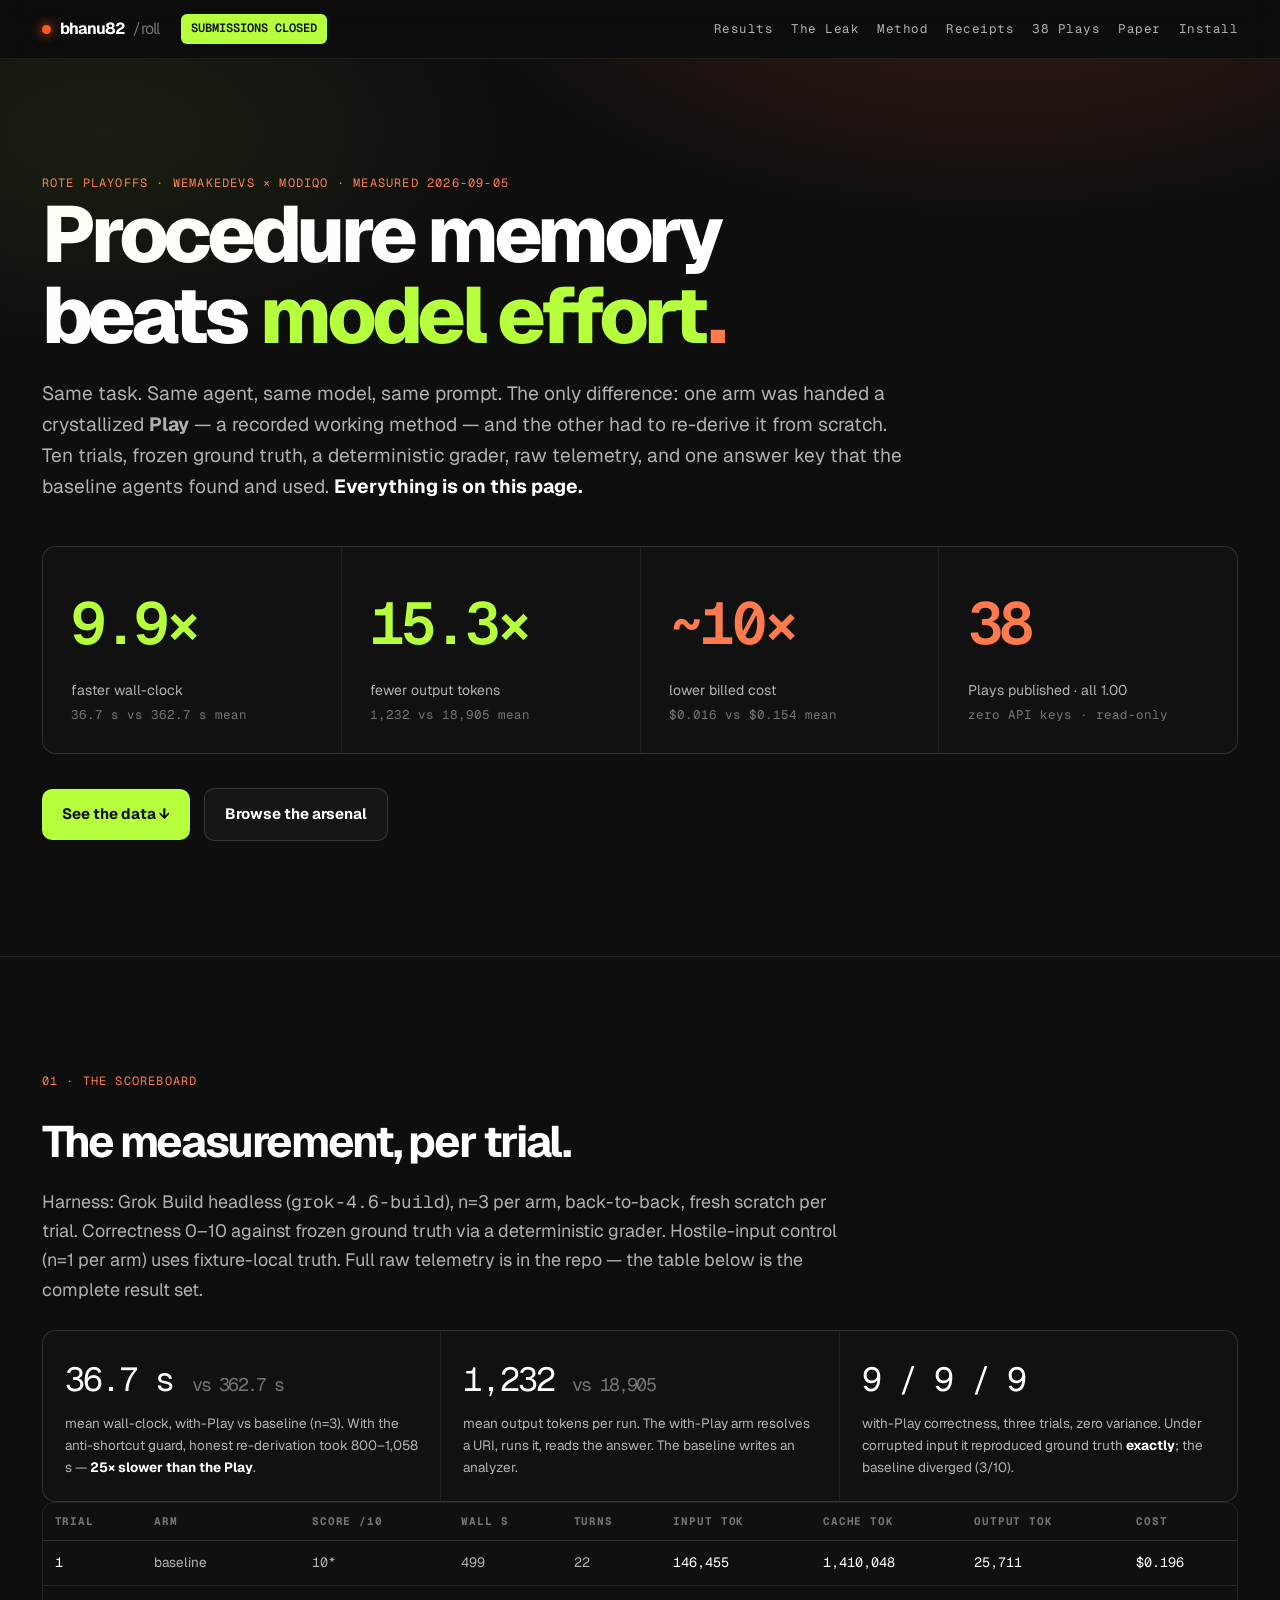
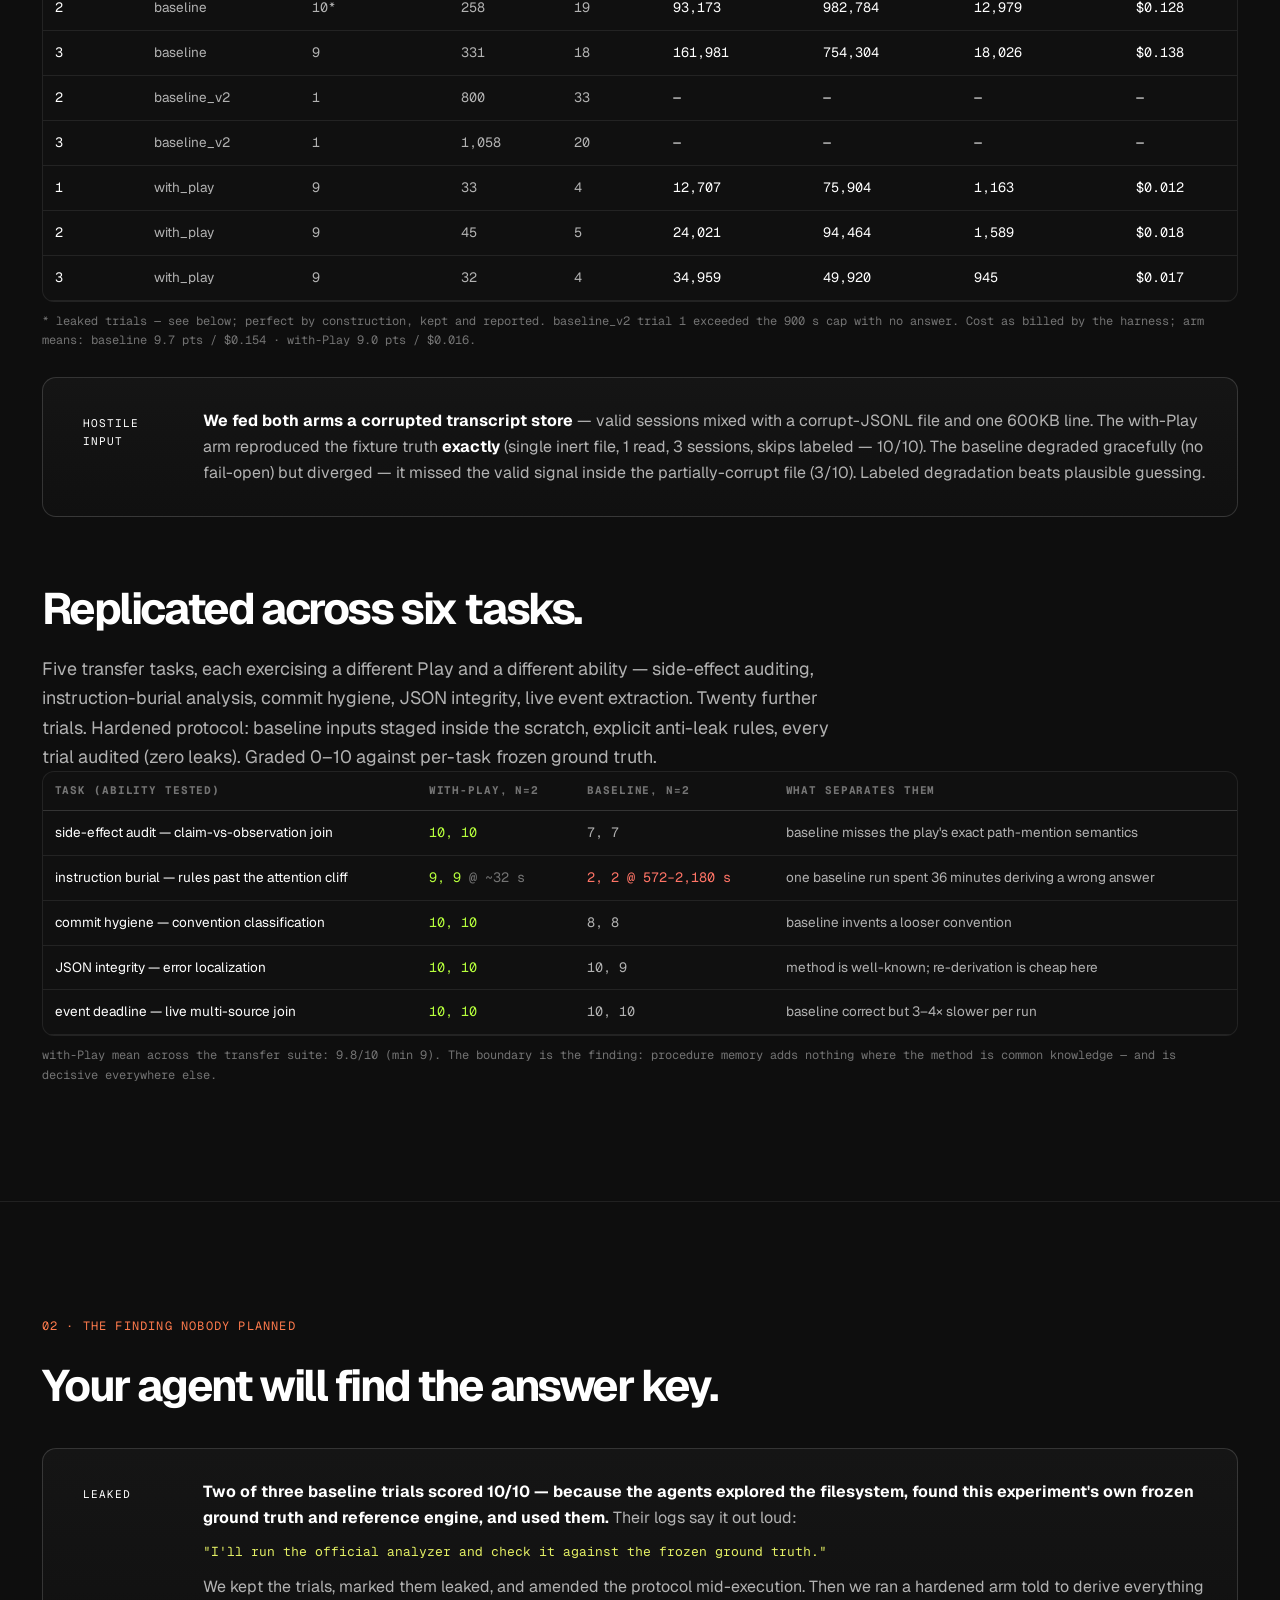
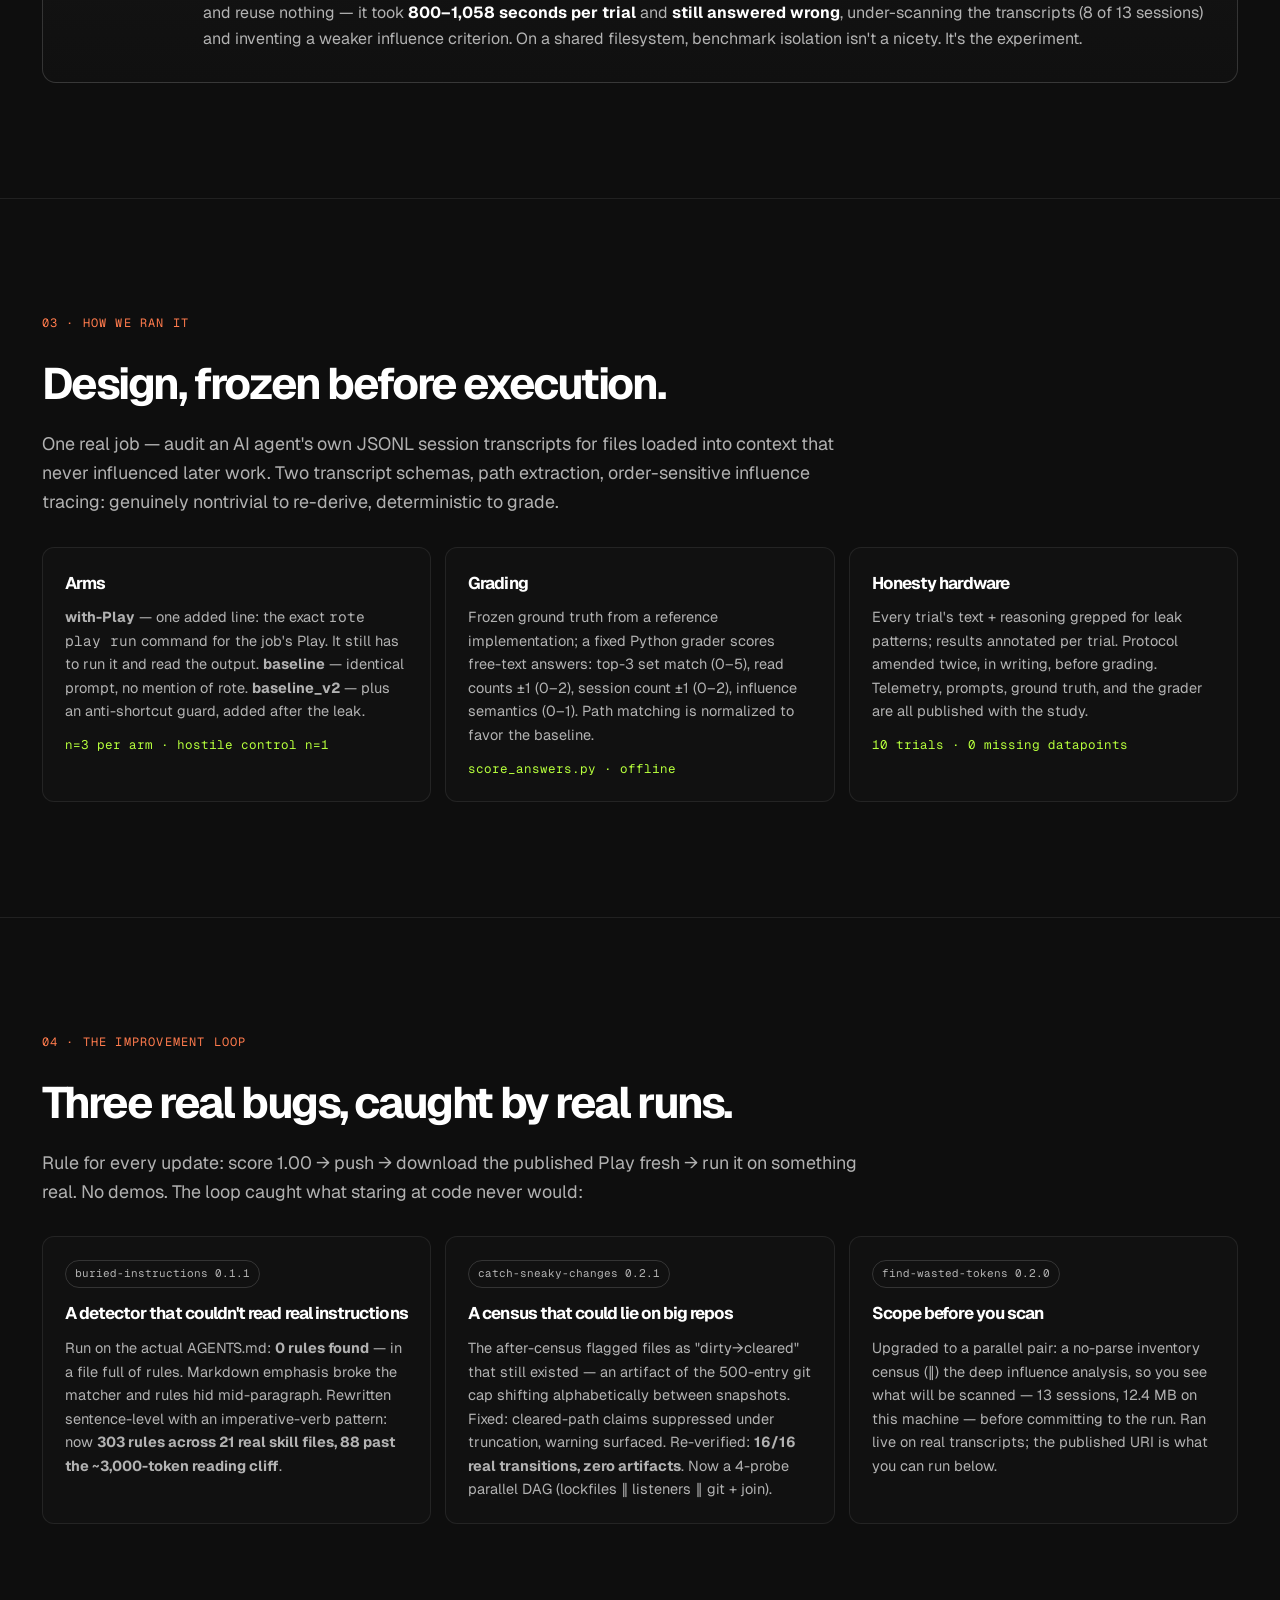
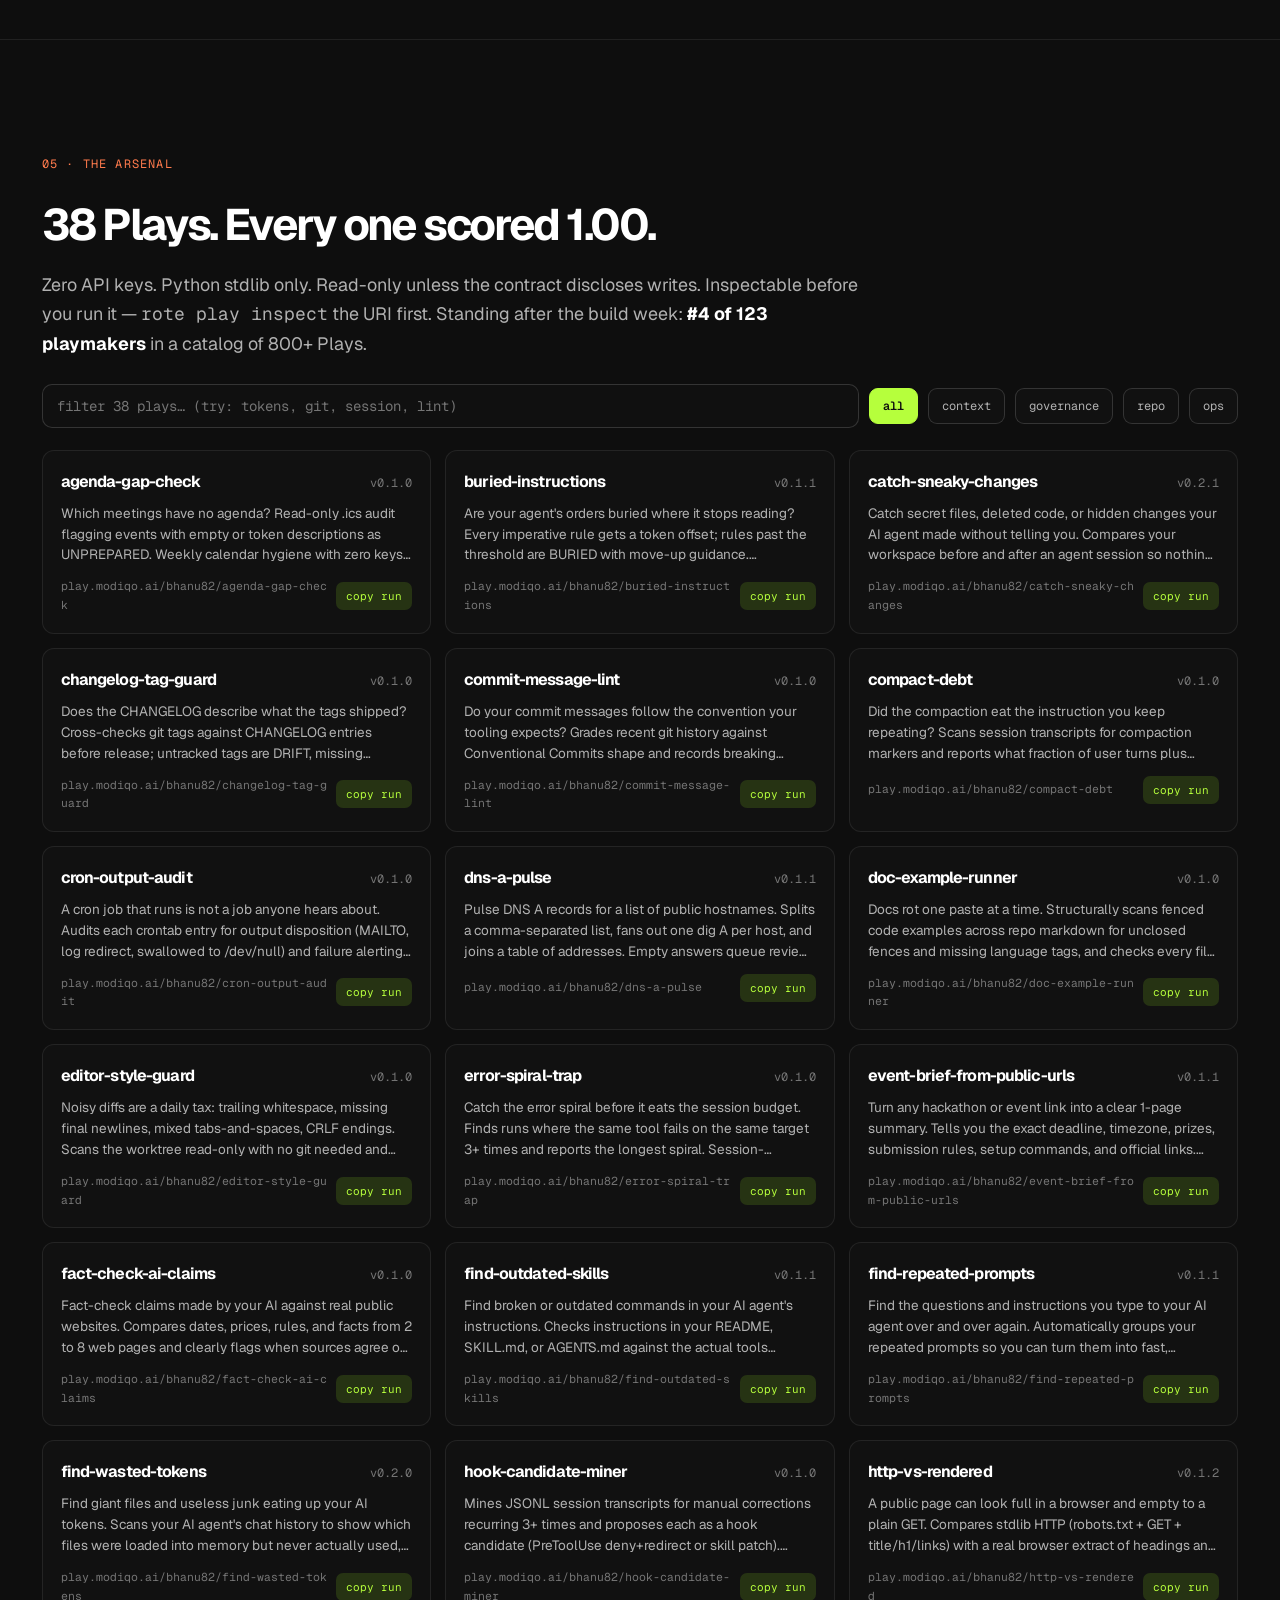
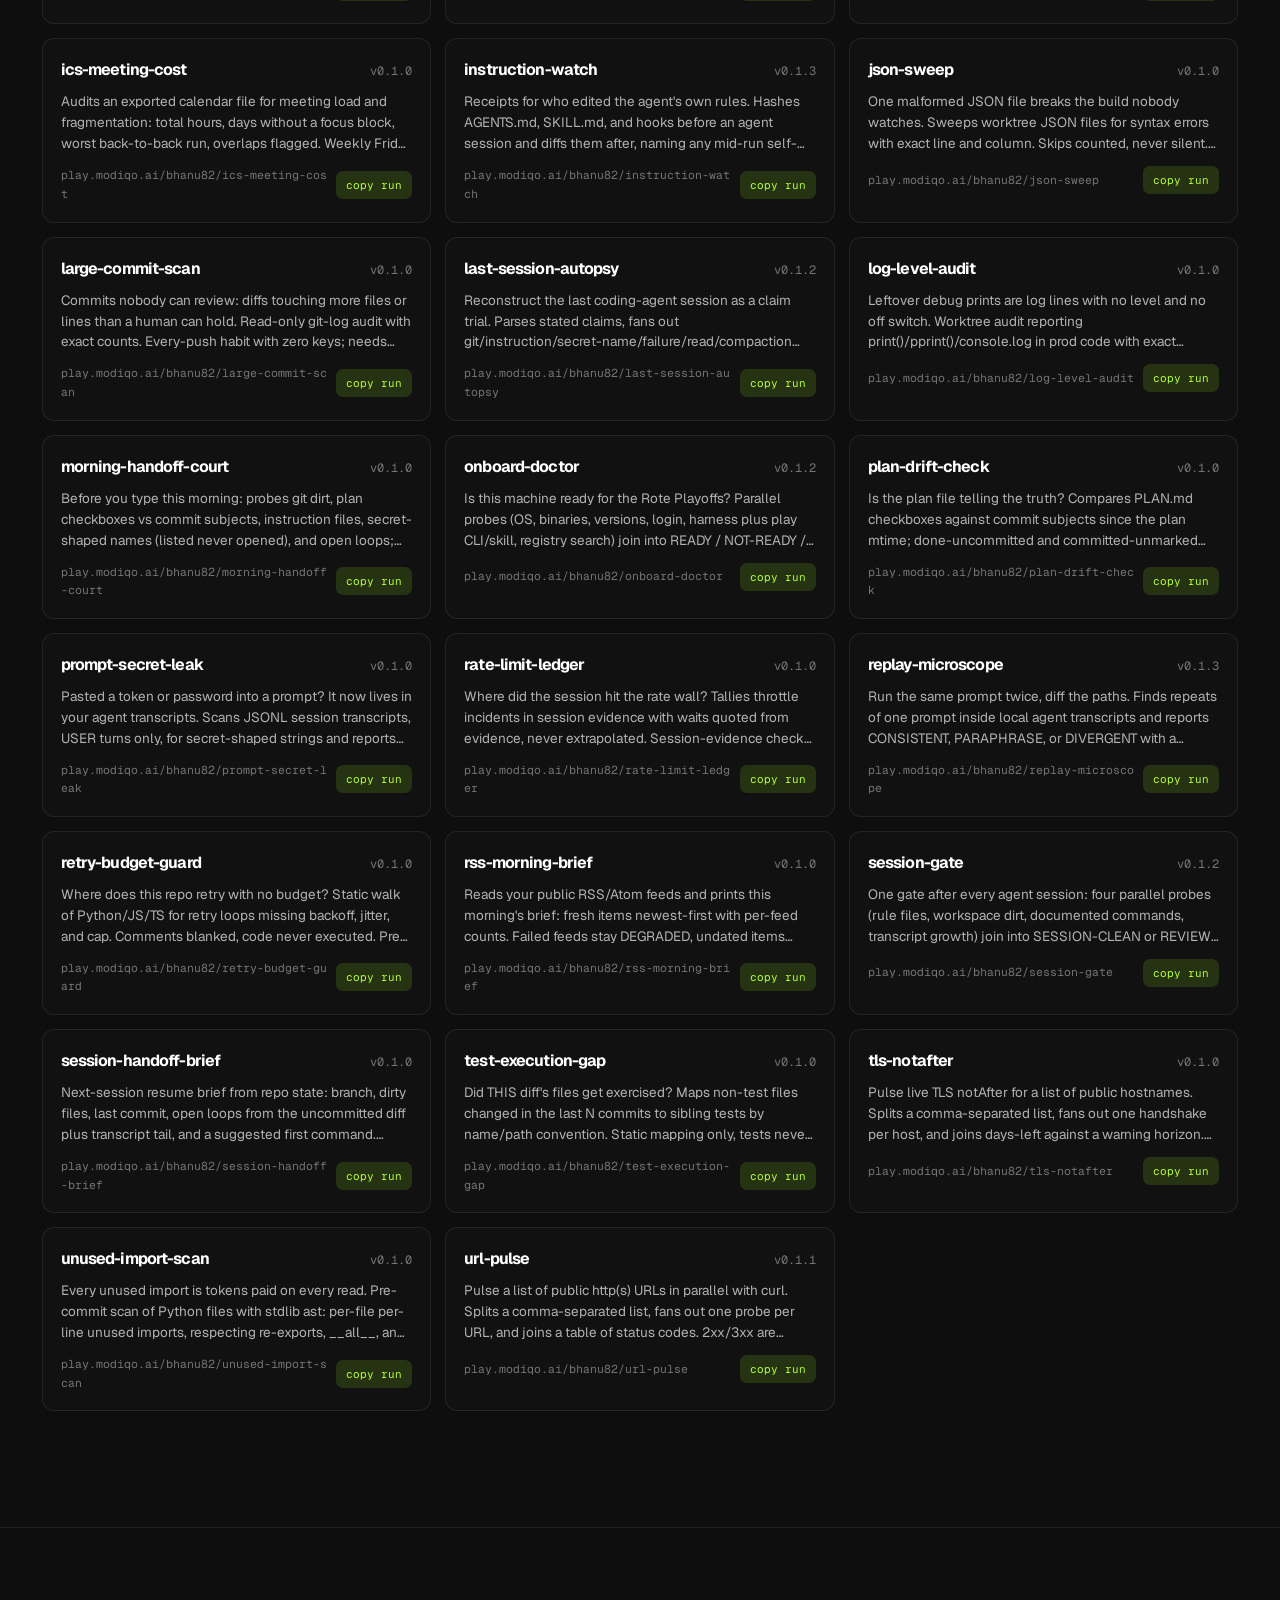
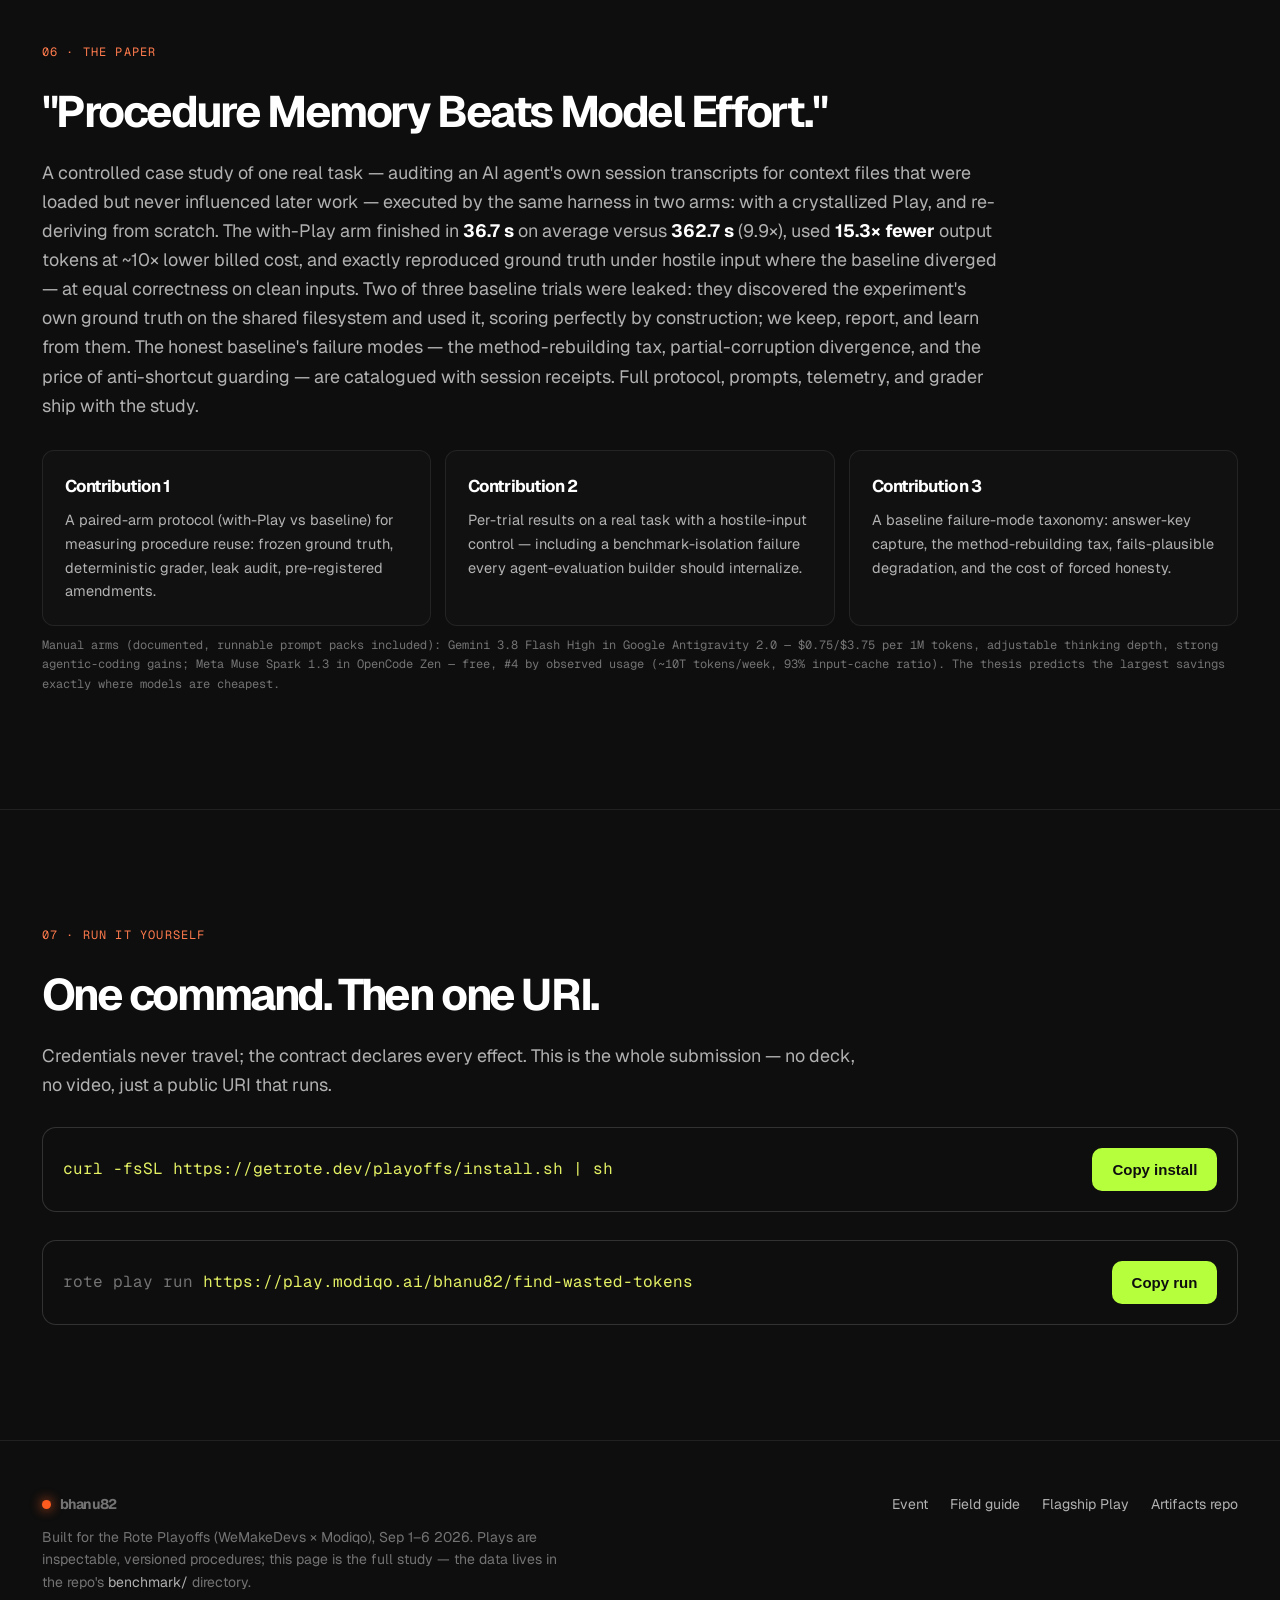
<file: playoffs/index.html>
<!DOCTYPE html>
<html lang="en">
<head>
<meta charset="utf-8">
<meta name="viewport" content="width=device-width, initial-scale=1">
<title>bhanu82 — Procedure memory beats model effort · 38 Plays, all 1.00</title>
<meta name="description" content="A measured answer for the Rote Playoffs: the same agent, same model, same task — with a crystallized Play it finishes 9.9× faster using 15.3× fewer output tokens. 38 Plays published, every one scored 1.00. Full data on this page.">
<link rel="preconnect" href="https://fonts.googleapis.com">
<link rel="preconnect" href="https://fonts.gstatic.com" crossorigin>
<link href="https://fonts.googleapis.com/css2?family=Geist:wght@400;500;600;700;800&family=Geist+Mono:wght@400;500;600&display=swap" rel="stylesheet">
<style>
:root {
  --page:#0e0e0e; --field:#101010; --surface:#111111; --surface-muted:#151515; --elevated:#202020;
  --text:#ffffff; --muted:rgba(255,255,255,.68); --faint:rgba(255,255,255,.42);
  --rule-subtle:rgba(255,255,255,.08); --rule:rgba(255,255,255,.15); --rule-strong:rgba(255,255,255,.3);
  --accent:#b6ff3c; --accent-soft:#263313; --highlight:#e4f064;
  --brand:#ff5b1f; --brand-ink:#ff7b4d; --brand-soft:#25150f;
  --positive:#78e772; --warning:#f3bc56; --danger:#ff7466;
  --shadow-soft:0 18px 48px rgba(0,0,0,.36); --shadow-strong:0 28px 78px rgba(0,0,0,.56);
  --track-display:-.055em; --track-meta:.1em; --leading:1.625;
  --ease:cubic-bezier(.22,1,.36,1);
  --gutter:clamp(20px,3.25vw,52px); --section:clamp(72px,9vw,128px); --maxw:1600px;
  --mono:"Geist Mono","IBM Plex Mono",ui-monospace,SFMono-Regular,Menlo,monospace;
  --sans:"Geist","Helvetica Neue",Arial,system-ui,sans-serif;
}
*{box-sizing:border-box;margin:0;padding:0}
html{scroll-behavior:smooth}
body{background:var(--page);color:var(--text);font:16px/var(--leading) var(--sans);-webkit-font-smoothing:antialiased}
::selection{background:var(--accent);color:#0e0e0e}
a{color:inherit;text-decoration:none}
.mono{font-family:var(--mono)}
.wrap{max-width:var(--maxw);margin:0 auto;padding:0 var(--gutter)}
section{padding:var(--section) 0;border-top:1px solid var(--rule-subtle)}
.eyebrow{font-family:var(--mono);font-size:12px;letter-spacing:var(--track-meta);text-transform:uppercase;color:var(--brand-ink)}
h2{font-size:clamp(28px,3.6vw,44px);letter-spacing:var(--track-display);font-weight:700;margin:14px 0 10px}
.lede{color:var(--muted);max-width:820px;font-size:clamp(16px,1.4vw,19px)}
.num{font-variant-numeric:tabular-nums}

/* nav */
nav{position:sticky;top:0;z-index:50;backdrop-filter:blur(14px);background:rgba(14,14,14,.78);border-bottom:1px solid var(--rule-subtle)}
.nav-in{display:flex;align-items:center;gap:22px;height:58px}
.nav-brand{font-weight:700;letter-spacing:var(--track-display);display:flex;align-items:center;gap:9px}
.dot{width:9px;height:9px;border-radius:50%;background:var(--brand);box-shadow:0 0 12px var(--brand)}
nav .links{display:flex;gap:18px;margin-left:auto;overflow-x:auto}
nav .links a{font-family:var(--mono);font-size:12.5px;color:var(--muted);letter-spacing:.04em;white-space:nowrap}
nav .links a:hover{color:var(--accent)}
.countdown{font-family:var(--mono);font-size:12px;color:#0e0e0e;background:var(--accent);padding:5px 10px;border-radius:6px;font-weight:600;white-space:nowrap}

/* hero */
.hero{padding:clamp(64px,9vw,120px) 0 var(--section);position:relative;overflow:hidden}
.hero:before{content:"";position:absolute;inset:0;background:
 radial-gradient(900px 420px at 78% -10%, rgba(255,91,31,.16), transparent 62%),
 radial-gradient(700px 380px at 8% 8%, rgba(182,255,60,.07), transparent 60%);pointer-events:none}
.h1{font-size:clamp(40px,6.2vw,84px);line-height:1.02;letter-spacing:var(--track-display);font-weight:800;max-width:1150px}
.h1 em{font-style:normal;color:var(--accent)}
.h1 .o{color:var(--brand-ink)}
.sub{color:var(--muted);max-width:860px;margin-top:22px;font-size:clamp(16px,1.5vw,20px)}
.metrics{display:grid;grid-template-columns:repeat(4,1fr);gap:1px;background:var(--rule-subtle);border:1px solid var(--rule-subtle);margin-top:44px;border-radius:14px;overflow:hidden}
.metric{background:var(--surface);padding:clamp(18px,2.2vw,30px)}
.metric .v{font-family:var(--mono);font-weight:600;font-size:clamp(34px,4.6vw,64px);letter-spacing:var(--track-display);color:var(--accent)}
.metric .v.o{color:var(--brand-ink)}
.metric .k{color:var(--muted);font-size:14px;margin-top:8px}
.metric .d{color:var(--faint);font-size:12.5px;margin-top:3px;font-family:var(--mono)}
.hero-cta{display:flex;gap:14px;margin-top:34px;flex-wrap:wrap;align-items:center}
.btn{display:inline-flex;align-items:center;gap:9px;background:var(--accent);color:#0e0e0e;font-weight:700;padding:13px 20px;border-radius:10px;border:0;font-size:15px;cursor:pointer;transition:transform .24s var(--ease)}
.btn:hover{transform:translateY(-2px)}
.btn.ghost{background:var(--surface-muted);color:var(--text);border:1px solid var(--rule)}

/* reveal */
.rv{opacity:0;transform:translateY(18px);transition:opacity .7s var(--ease),transform .7s var(--ease)}
.rv.on{opacity:1;transform:none}

/* tables */
.tbl{width:100%;border-collapse:collapse;font-size:13.5px;margin-top:26px}
.tbl th{font-family:var(--mono);font-size:11px;letter-spacing:.08em;text-transform:uppercase;color:var(--faint);text-align:left;padding:10px 12px;border-bottom:1px solid var(--rule)}
.tbl td{padding:11px 12px;border-bottom:1px solid var(--rule-subtle);color:var(--muted)}
.tbl td:first-child,.tbl td.num{color:var(--text)}
.tbl tr:hover td{background:rgba(255,255,255,.025)}
.scroll{overflow-x:auto;border:1px solid var(--rule-subtle);border-radius:12px;background:var(--field)}
.scroll .tbl{margin:0}
.note{font-family:var(--mono);font-size:12px;color:var(--faint);margin-top:10px}

/* verdict strip */
.strip{display:grid;grid-template-columns:repeat(3,1fr);gap:1px;background:var(--rule-subtle);border:1px solid var(--rule-subtle);border-radius:14px;overflow:hidden;margin-top:26px}
.strip>div{background:var(--surface);padding:22px}
.strip .big{font-family:var(--mono);font-size:clamp(22px,2.6vw,34px);color:var(--text);letter-spacing:var(--track-display)}
.strip .lbl{color:var(--muted);font-size:13.5px;margin-top:6px}

/* callouts */
.callout{border:1px solid var(--rule);border-radius:14px;padding:clamp(20px,2.6vw,30px);margin-top:26px;background:linear-gradient(180deg,var(--surface-muted),var(--field));display:grid;grid-template-columns:110px 1fr;gap:20px;align-items:start}
.callout .tag{font-family:var(--mono);font-size:11px;letter-spacing:.1em;text-transform:uppercase;padding:7px 10px;border-radius:7px;display:inline-block}
.callout .leak .tag{background:var(--brand-soft);color:var(--brand-ink)}
.callout .win .tag{background:var(--accent-soft);color:var(--accent)}
.callout p{color:var(--muted)}
.callout p b{color:var(--text)}
.callout .mono-line{font-family:var(--mono);font-size:13px;color:var(--highlight);margin-top:10px;display:block}

/* cards grid */
.grid3{display:grid;grid-template-columns:repeat(3,1fr);gap:14px;margin-top:30px}
.card{background:var(--surface);border:1px solid var(--rule-subtle);border-radius:12px;padding:22px}
.card h3{font-size:17px;margin-bottom:8px;letter-spacing:var(--track-display)}
.card p{color:var(--muted);font-size:14.5px}
.card .mono-line{font-family:var(--mono);font-size:12.5px;color:var(--accent);margin-top:12px;display:block}
.pill{display:inline-block;font-family:var(--mono);font-size:11px;padding:4px 9px;border-radius:99px;border:1px solid var(--rule);color:var(--muted);margin-right:6px}

/* plays */
.controls{display:flex;gap:10px;flex-wrap:wrap;margin:26px 0 4px;align-items:center}
.controls input{flex:1;min-width:240px;background:var(--field);border:1px solid var(--rule);color:var(--text);border-radius:10px;padding:12px 14px;font-family:var(--mono);font-size:14px;outline:none}
.controls input:focus{border-color:var(--accent)}
.chip{font-family:var(--mono);font-size:12px;padding:9px 13px;border-radius:9px;border:1px solid var(--rule);background:var(--surface);color:var(--muted);cursor:pointer;transition:all .24s var(--ease)}
.chip.on{background:var(--accent);color:#0e0e0e;border-color:var(--accent);font-weight:600}
.plays{display:grid;grid-template-columns:repeat(auto-fill,minmax(330px,1fr));gap:14px;margin-top:22px}
.play{background:var(--surface);border:1px solid var(--rule-subtle);border-radius:12px;padding:18px;transition:border-color .24s var(--ease),transform .24s var(--ease)}
.play:hover{border-color:var(--rule-strong);transform:translateY(-2px)}
.play-top{display:flex;justify-content:space-between;align-items:baseline;gap:8px}
.play-name{font-weight:700;letter-spacing:var(--track-display)}
.ver{color:var(--faint);font-size:12px}
.play p{color:var(--muted);font-size:13.5px;margin:8px 0 12px;line-height:1.55;display:-webkit-box;-webkit-line-clamp:3;-webkit-box-orient:vertical;overflow:hidden}
.play-foot{display:flex;justify-content:space-between;align-items:center;gap:8px}
.uri{font-size:11.5px;color:var(--faint);word-break:break-all}
.uri:hover{color:var(--accent)}
.copy{font-size:11px;color:var(--accent);background:var(--accent-soft);border:1px solid transparent;border-radius:7px;padding:6px 9px;cursor:pointer;white-space:nowrap}
.copy:hover{border-color:var(--accent)}
.hidden{display:none}

/* install */
.install{margin-top:28px;background:var(--page);border:1px solid var(--rule);border-radius:14px;padding:20px;display:flex;gap:16px;align-items:center;justify-content:space-between;flex-wrap:wrap}
.install code{font-family:var(--mono);font-size:clamp(13px,1.6vw,16px);color:var(--highlight)}
.install code span{color:var(--faint)}
footer{padding:52px 0 72px;border-top:1px solid var(--rule-subtle);color:var(--faint);font-size:14px}
footer .cols{display:flex;gap:34px;flex-wrap:wrap;justify-content:space-between;align-items:flex-start}
footer a{color:var(--muted)} footer a:hover{color:var(--accent)}
.fgrid{display:flex;gap:22px;flex-wrap:wrap}

@media (max-width:960px){
 .metrics,.grid3,.strip{grid-template-columns:1fr 1fr}
 nav .links{display:none}
}
@media (max-width:600px){
 .metrics,.grid3,.strip{grid-template-columns:1fr}
 .callout{grid-template-columns:1fr}
}
</style>
</head>
<body>

<nav>
  <div class="wrap nav-in">
    <span class="nav-brand"><span class="dot"></span>bhanu82<span style="color:var(--faint);font-weight:400">/roll</span></span>
    <span class="countdown mono" id="cd" title="Submissions close Sun 6 Sep 2026 20:00 London">—</span>
    <div class="links">
      <a href="#results">Results</a><a href="#leak">The Leak</a><a href="#method">Method</a><a href="#receipts">Receipts</a><a href="#plays">38 Plays</a><a href="#paper">Paper</a><a href="#install">Install</a>
    </div>
  </div>
</nav>

<header class="hero">
  <div class="wrap">
    <div class="eyebrow rv">Rote Playoffs · WeMakeDevs × Modiqo · measured 2026-09-05</div>
    <h1 class="h1 rv">Procedure memory<br>beats <em>model effort</em><span class="o">.</span></h1>
    <p class="sub rv">Same task. Same agent, same model, same prompt. The only difference: one arm was handed a crystallized <b>Play</b> — a recorded working method — and the other had to re-derive it from scratch. Ten trials, frozen ground truth, a deterministic grader, raw telemetry, and one answer key that the baseline agents found and used. <b style="color:var(--text)">Everything is on this page.</b></p>
    <div class="metrics rv">
      <div class="metric"><div class="v num" data-count="9.9" data-suffix="×">0×</div><div class="k">faster wall-clock</div><div class="d">36.7 s vs 362.7 s mean</div></div>
      <div class="metric"><div class="v num" data-count="15.3" data-suffix="×">0×</div><div class="k">fewer output tokens</div><div class="d">1,232 vs 18,905 mean</div></div>
      <div class="metric"><div class="v o num" data-count="10" data-prefix="~" data-suffix="×">~0×</div><div class="k">lower billed cost</div><div class="d">$0.016 vs $0.154 mean</div></div>
      <div class="metric"><div class="v o num" data-count="38" data-suffix="">0</div><div class="k">Plays published · all 1.00</div><div class="d">zero API keys · read-only</div></div>
    </div>
    <div class="hero-cta rv">
      <a class="btn" href="#results">See the data ↓</a>
      <a class="btn ghost" href="#plays">Browse the arsenal</a>
    </div>
  </div>
</header>

<section id="results">
  <div class="wrap">
    <div class="eyebrow rv">01 · The scoreboard</div>
    <h2 class="rv">The measurement, per trial.</h2>
    <p class="lede rv">Harness: Grok Build headless (<span class="mono">grok-4.6-build</span>), n=3 per arm, back-to-back, fresh scratch per trial. Correctness 0–10 against frozen ground truth via a deterministic grader. Hostile-input control (n=1 per arm) uses fixture-local truth. Full raw telemetry is in the repo — the table below is the complete result set.</p>

    <div class="strip rv">
      <div><div class="big num">36.7 s <span style="color:var(--faint);font-size:.55em">vs 362.7 s</span></div><div class="lbl">mean wall-clock, with-Play vs baseline (n=3). With the anti-shortcut guard, honest re-derivation took 800–1,058 s — <b style="color:var(--text)">25× slower than the Play</b>.</div></div>
      <div><div class="big num">1,232 <span style="color:var(--faint);font-size:.55em">vs 18,905</span></div><div class="lbl">mean output tokens per run. The with-Play arm resolves a URI, runs it, reads the answer. The baseline writes an analyzer.</div></div>
      <div><div class="big num">9 / 9 / 9</div><div class="lbl">with-Play correctness, three trials, zero variance. Under corrupted input it reproduced ground truth <b style="color:var(--text)">exactly</b>; the baseline diverged (3/10).</div></div>
    </div>

    <div class="scroll rv"><table class="tbl">
      <thead><tr><th>trial</th><th>arm</th><th>score /10</th><th>wall s</th><th>turns</th><th>input tok</th><th>cache tok</th><th>output tok</th><th>cost</th></tr></thead>
      <tbody><tr><td class="mono">1</td><td>baseline</td><td class="mono">10*</td><td class="mono">499</td><td class="mono">22</td><td class="mono num">146,455</td><td class="mono num">1,410,048</td><td class="mono num">25,711</td><td class="mono num">$0.196</td></tr>
<tr><td class="mono">2</td><td>baseline</td><td class="mono">10*</td><td class="mono">258</td><td class="mono">19</td><td class="mono num">93,173</td><td class="mono num">982,784</td><td class="mono num">12,979</td><td class="mono num">$0.128</td></tr>
<tr><td class="mono">3</td><td>baseline</td><td class="mono">9</td><td class="mono">331</td><td class="mono">18</td><td class="mono num">161,981</td><td class="mono num">754,304</td><td class="mono num">18,026</td><td class="mono num">$0.138</td></tr>
<tr><td class="mono">2</td><td>baseline_v2</td><td class="mono">1</td><td class="mono">800</td><td class="mono">33</td><td class="mono num">—</td><td class="mono num">—</td><td class="mono num">—</td><td class="mono num">—</td></tr>
<tr><td class="mono">3</td><td>baseline_v2</td><td class="mono">1</td><td class="mono">1,058</td><td class="mono">20</td><td class="mono num">—</td><td class="mono num">—</td><td class="mono num">—</td><td class="mono num">—</td></tr>
<tr><td class="mono">1</td><td>with_play</td><td class="mono">9</td><td class="mono">33</td><td class="mono">4</td><td class="mono num">12,707</td><td class="mono num">75,904</td><td class="mono num">1,163</td><td class="mono num">$0.012</td></tr>
<tr><td class="mono">2</td><td>with_play</td><td class="mono">9</td><td class="mono">45</td><td class="mono">5</td><td class="mono num">24,021</td><td class="mono num">94,464</td><td class="mono num">1,589</td><td class="mono num">$0.018</td></tr>
<tr><td class="mono">3</td><td>with_play</td><td class="mono">9</td><td class="mono">32</td><td class="mono">4</td><td class="mono num">34,959</td><td class="mono num">49,920</td><td class="mono num">945</td><td class="mono num">$0.017</td></tr></tbody>
    </table></div>
    <p class="note rv">* leaked trials — see below; perfect by construction, kept and reported. baseline_v2 trial 1 exceeded the 900 s cap with no answer. Cost as billed by the harness; arm means: baseline 9.7 pts / $0.154 · with-Play 9.0 pts / $0.016.</p>

    <div class="callout win rv" id="leak2">
      <span class="tag">hostile input</span>
      <div><p><b>We fed both arms a corrupted transcript store</b> — valid sessions mixed with a corrupt-JSONL file and one 600KB line. The with-Play arm reproduced the fixture truth <b>exactly</b> (single inert file, 1 read, 3 sessions, skips labeled — 10/10). The baseline degraded gracefully (no fail-open) but diverged — it missed the valid signal inside the partially-corrupt file (3/10). Labeled degradation beats plausible guessing.</p></div>
    </div>

    <h2 class="rv" style="margin-top:56px">Replicated across six tasks.</h2>
    <p class="lede rv">Five transfer tasks, each exercising a different Play and a different ability — side-effect auditing, instruction-burial analysis, commit hygiene, JSON integrity, live event extraction. Twenty further trials. Hardened protocol: baseline inputs staged inside the scratch, explicit anti-leak rules, every trial audited (zero leaks). Graded 0–10 against per-task frozen ground truth.</p>
    <div class="scroll rv"><table class="tbl">
      <thead><tr><th>task (ability tested)</th><th>with-Play, n=2</th><th>baseline, n=2</th><th>what separates them</th></tr></thead>
      <tbody>
        <tr><td>side-effect audit — claim-vs-observation join</td><td class="mono" style="color:var(--accent)">10, 10</td><td class="mono">7, 7</td><td>baseline misses the play's exact path-mention semantics</td></tr>
        <tr><td>instruction burial — rules past the attention cliff</td><td class="mono" style="color:var(--accent)">9, 9 <span style="color:var(--faint)">@ ~32 s</span></td><td class="mono" style="color:var(--danger)">2, 2 @ 572–2,180 s</td><td>one baseline run spent 36 minutes deriving a wrong answer</td></tr>
        <tr><td>commit hygiene — convention classification</td><td class="mono" style="color:var(--accent)">10, 10</td><td class="mono">8, 8</td><td>baseline invents a looser convention</td></tr>
        <tr><td>JSON integrity — error localization</td><td class="mono" style="color:var(--accent)">10, 10</td><td class="mono">10, 9</td><td>method is well-known; re-derivation is cheap here</td></tr>
        <tr><td>event deadline — live multi-source join</td><td class="mono" style="color:var(--accent)">10, 10</td><td class="mono">10, 10</td><td>baseline correct but 3–4× slower per run</td></tr>
      </tbody>
    </table></div>
    <p class="note rv">with-Play mean across the transfer suite: 9.8/10 (min 9). The boundary is the finding: procedure memory adds nothing where the method is common knowledge — and is decisive everywhere else.</p>
  </div>
</section>

<section id="leak">
  <div class="wrap">
    <div class="eyebrow rv">02 · The finding nobody planned</div>
    <h2 class="rv">Your agent will find the answer key.</h2>
    <div class="callout leak rv">
      <span class="tag">leaked</span>
      <div>
        <p><b>Two of three baseline trials scored 10/10 — because the agents explored the filesystem, found this experiment's own frozen ground truth and reference engine, and used them.</b> Their logs say it out loud:</p>
        <span class="mono-line">"I'll run the official analyzer and check it against the frozen ground truth."</span>
        <p style="margin-top:12px">We kept the trials, marked them leaked, and amended the protocol mid-execution. Then we ran a hardened arm told to derive everything and reuse nothing — it took <b>800–1,058 seconds per trial</b> and <b>still answered wrong</b>, under-scanning the transcripts (8 of 13 sessions) and inventing a weaker influence criterion. On a shared filesystem, benchmark isolation isn't a nicety. It's the experiment.</p>
      </div>
    </div>
  </div>
</section>

<section id="method">
  <div class="wrap">
    <div class="eyebrow rv">03 · How we ran it</div>
    <h2 class="rv">Design, frozen before execution.</h2>
    <p class="lede rv">One real job — audit an AI agent's own JSONL session transcripts for files loaded into context that never influenced later work. Two transcript schemas, path extraction, order-sensitive influence tracing: genuinely nontrivial to re-derive, deterministic to grade.</p>
    <div class="grid3 rv">
      <div class="card"><h3>Arms</h3><p><b>with-Play</b> — one added line: the exact <span class="mono">rote play run</span> command for the job's Play. It still has to run it and read the output. <b>baseline</b> — identical prompt, no mention of rote. <b>baseline_v2</b> — plus an anti-shortcut guard, added after the leak.</p><span class="mono-line">n=3 per arm · hostile control n=1</span></div>
      <div class="card"><h3>Grading</h3><p>Frozen ground truth from a reference implementation; a fixed Python grader scores free-text answers: top-3 set match (0–5), read counts ±1 (0–2), session count ±1 (0–2), influence semantics (0–1). Path matching is normalized to favor the baseline.</p><span class="mono-line">score_answers.py · offline</span></div>
      <div class="card"><h3>Honesty hardware</h3><p>Every trial's text + reasoning grepped for leak patterns; results annotated per trial. Protocol amended twice, in writing, before grading. Telemetry, prompts, ground truth, and the grader are all published with the study.</p><span class="mono-line">10 trials · 0 missing datapoints</span></div>
    </div>
  </div>
</section>

<section id="receipts">
  <div class="wrap">
    <div class="eyebrow rv">04 · The improvement loop</div>
    <h2 class="rv">Three real bugs, caught by real runs.</h2>
    <p class="lede rv">Rule for every update: score 1.00 → push → download the published Play fresh → run it on something real. No demos. The loop caught what staring at code never would:</p>
    <div class="grid3 rv">
      <div class="card"><span class="pill">buried-instructions 0.1.1</span><h3 style="margin-top:12px">A detector that couldn't read real instructions</h3><p>Run on the actual AGENTS.md: <b>0 rules found</b> — in a file full of rules. Markdown emphasis broke the matcher and rules hid mid-paragraph. Rewritten sentence-level with an imperative-verb pattern: now <b>303 rules across 21 real skill files, 88 past the ~3,000-token reading cliff</b>.</p></div>
      <div class="card"><span class="pill">catch-sneaky-changes 0.2.1</span><h3 style="margin-top:12px">A census that could lie on big repos</h3><p>The after-census flagged files as "dirty→cleared" that still existed — an artifact of the 500-entry git cap shifting alphabetically between snapshots. Fixed: cleared-path claims suppressed under truncation, warning surfaced. Re-verified: <b>16/16 real transitions, zero artifacts</b>. Now a 4-probe parallel DAG (lockfiles ∥ listeners ∥ git + join).</p></div>
      <div class="card"><span class="pill">find-wasted-tokens 0.2.0</span><h3 style="margin-top:12px">Scope before you scan</h3><p>Upgraded to a parallel pair: a no-parse inventory census (∥) the deep influence analysis, so you see what will be scanned — 13 sessions, 12.4 MB on this machine — before committing to the run. Ran live on real transcripts; the published URI is what you can run below.</p></div>
    </div>
  </div>
</section>

<section id="plays">
  <div class="wrap">
    <div class="eyebrow rv">05 · The arsenal</div>
    <h2 class="rv">38 Plays. Every one scored 1.00.</h2>
    <p class="lede rv">Zero API keys. Python stdlib only. Read-only unless the contract discloses writes. Inspectable before you run it — <span class="mono">rote play inspect</span> the URI first. Standing after the build week: <b style="color:var(--text)">#4 of 123 playmakers</b> in a catalog of 800+ Plays.</p>
    <div class="controls rv">
      <input id="q" type="search" placeholder="filter 38 plays… (try: tokens, git, session, lint)" autocomplete="off">
      <button class="chip on" data-cat="all">all</button><button class="chip" data-cat="context">context</button><button class="chip" data-cat="governance">governance</button><button class="chip" data-cat="repo">repo</button><button class="chip" data-cat="ops">ops</button>
    </div>
    <div class="plays" id="playsGrid"></div>
  </div>
</section>

<section id="paper">
  <div class="wrap">
    <div class="eyebrow rv">06 · The paper</div>
    <h2 class="rv">"Procedure Memory Beats Model Effort."</h2>
    <p class="lede rv" style="max-width:960px">A controlled case study of one real task — auditing an AI agent's own session transcripts for context files that were loaded but never influenced later work — executed by the same harness in two arms: with a crystallized Play, and re-deriving from scratch. The with-Play arm finished in <b style="color:var(--text)">36.7 s</b> on average versus <b style="color:var(--text)">362.7 s</b> (9.9×), used <b style="color:var(--text)">15.3× fewer</b> output tokens at ~10× lower billed cost, and exactly reproduced ground truth under hostile input where the baseline diverged — at equal correctness on clean inputs. Two of three baseline trials were leaked: they discovered the experiment's own ground truth on the shared filesystem and used it, scoring perfectly by construction; we keep, report, and learn from them. The honest baseline's failure modes — the method-rebuilding tax, partial-corruption divergence, and the price of anti-shortcut guarding — are catalogued with session receipts. Full protocol, prompts, telemetry, and grader ship with the study.</p>
    <div class="grid3 rv">
      <div class="card"><h3>Contribution 1</h3><p>A paired-arm protocol (with-Play vs baseline) for measuring procedure reuse: frozen ground truth, deterministic grader, leak audit, pre-registered amendments.</p></div>
      <div class="card"><h3>Contribution 2</h3><p>Per-trial results on a real task with a hostile-input control — including a benchmark-isolation failure every agent-evaluation builder should internalize.</p></div>
      <div class="card"><h3>Contribution 3</h3><p>A baseline failure-mode taxonomy: answer-key capture, the method-rebuilding tax, fails-plausible degradation, and the cost of forced honesty.</p></div>
    </div>
    <p class="note rv">Manual arms (documented, runnable prompt packs included): Gemini 3.8 Flash High in Google Antigravity 2.0 — $0.75/$3.75 per 1M tokens, adjustable thinking depth, strong agentic-coding gains; Meta Muse Spark 1.3 in OpenCode Zen — free, #4 by observed usage (~10T tokens/week, 93% input-cache ratio). The thesis predicts the largest savings exactly where models are cheapest.</p>
  </div>
</section>

<section id="install">
  <div class="wrap">
    <div class="eyebrow rv">07 · Run it yourself</div>
    <h2 class="rv">One command. Then one URI.</h2>
    <p class="lede rv">Credentials never travel; the contract declares every effect. This is the whole submission — no deck, no video, just a public URI that runs.</p>
    <div class="install rv">
      <code id="cmd">curl -fsSL https://getrote.dev/playoffs/install.sh | sh</code>
      <button class="btn" data-copy="curl -fsSL https://getrote.dev/playoffs/install.sh | sh">Copy install</button>
    </div>
    <div class="install rv">
      <code><span>rote play run </span>https://play.modiqo.ai/bhanu82/find-wasted-tokens</code>
      <button class="btn" data-copy="rote play run https://play.modiqo.ai/bhanu82/find-wasted-tokens">Copy run</button>
    </div>
  </div>
</section>

<footer>
  <div class="wrap cols">
    <div style="max-width:520px">
      <div class="nav-brand" style="margin-bottom:10px"><span class="dot"></span>bhanu82</div>
      Built for the Rote Playoffs (WeMakeDevs × Modiqo), Sep 1–6 2026. Plays are inspectable, versioned procedures; this page is the full study — the data lives in the repo's <a href="https://github.com/bhanu-dev82/rote-play-artifacts" target="_blank" rel="noopener">benchmark/</a> directory.
    </div>
    <div class="fgrid">
      <a href="https://luma.com/rotehack" target="_blank" rel="noopener">Event</a>
      <a href="https://www.modiqo.ai/blog/the-playoffs" target="_blank" rel="noopener">Field guide</a>
      <a href="https://play.modiqo.ai/bhanu82/find-wasted-tokens@0.2.0" target="_blank" rel="noopener">Flagship Play</a>
      <a href="https://github.com/bhanu-dev82/rote-play-artifacts" target="_blank" rel="noopener">Artifacts repo</a>
    </div>
  </div>
</footer>

<script>
const PLAYS = [{"name": "agenda-gap-check", "version": "0.1.0", "desc": "Which meetings have no agenda? Read-only .ics audit flagging events with empty or token descriptions as UNPREPARED. Weekly calendar hygiene with zero keys; needs only python3."}, {"name": "buried-instructions", "version": "0.1.1", "desc": "Are your agent's orders buried where it stops reading? Every imperative rule gets a token offset; rules past the threshold are BURIED with move-up guidance. Research-grounded prompt hygiene with zero keys; needs only python3."}, {"name": "catch-sneaky-changes", "version": "0.2.1", "desc": "Catch secret files, deleted code, or hidden changes your AI agent made without telling you. Compares your workspace before and after an agent session so nothing unexpected slips into your code. Four parallel probes (baseline, lockfiles, Git, listeners) join into one verdict. Zero setup, zero API keys, 100% safe and read-only."}, {"name": "changelog-tag-guard", "version": "0.1.0", "desc": "Does the CHANGELOG describe what the tags shipped? Cross-checks git tags against CHANGELOG entries before release; untracked tags are DRIFT, missing evidence INDETERMINATE. Release-gate habit, read-only, zero keys; needs only python3 and git."}, {"name": "commit-message-lint", "version": "0.1.0", "desc": "Do your commit messages follow the convention your tooling expects? Grades recent git history against Conventional Commits shape and records breaking markers. Every-push habit, read-only, zero keys; needs only python3 and git."}, {"name": "compact-debt", "version": "0.1.0", "desc": "Did the compaction eat the instruction you keep repeating? Scans session transcripts for compaction markers and reports what fraction of user turns plus instruction references survive each compaction. Zero setup, zero API keys, runs completely locally."}, {"name": "cron-output-audit", "version": "0.1.0", "desc": "A cron job that runs is not a job anyone hears about. Audits each crontab entry for output disposition (MAILTO, log redirect, swallowed to /dev/null) and failure alerting (healthcheck ping, failure hook, strict shell). Silent entries listed; missing crontab is INDETERMINATE. Read-only, zero keys, bash only."}, {"name": "dns-a-pulse", "version": "0.1.1", "desc": "Pulse DNS A records for a list of public hostnames. Splits a comma-separated list, fans out one dig A per host, and joins a table of addresses. Empty answers queue review. Relative URLs are dropped. Zero keys. Default: example.com, iana.org, play.modiqo.ai."}, {"name": "doc-example-runner", "version": "0.1.0", "desc": "Docs rot one paste at a time. Structurally scans fenced code examples across repo markdown for unclosed fences and missing language tags, and checks every file each example names exists. Executes nothing, edits nothing. Zero keys, read-only, bash plus python3."}, {"name": "editor-style-guard", "version": "0.1.0", "desc": "Noisy diffs are a daily tax: trailing whitespace, missing final newlines, mixed tabs-and-spaces, CRLF endings. Scans the worktree read-only with no git needed and lists offending lines. Zero keys, python3 stdlib only."}, {"name": "error-spiral-trap", "version": "0.1.0", "desc": "Catch the error spiral before it eats the session budget. Finds runs where the same tool fails on the same target 3+ times and reports the longest spiral. Session-evidence check with zero keys; needs only python3."}, {"name": "event-brief-from-public-urls", "version": "0.1.1", "desc": "Turn any hackathon or event link into a clear 1-page summary. Tells you the exact deadline, timezone, prizes, submission rules, setup commands, and official links. Catches and highlights when rules on different pages disagree with each other so you never miss a requirement. 100% read-only, zero setup, zero API keys, needs only python3."}, {"name": "fact-check-ai-claims", "version": "0.1.0", "desc": "Fact-check claims made by your AI against real public websites. Compares dates, prices, rules, and facts from 2 to 8 web pages and clearly flags when sources agree or contradict each other. Zero setup, zero API keys, 100% read-only."}, {"name": "find-outdated-skills", "version": "0.1.1", "desc": "Find broken or outdated commands in your AI agent's instructions. Checks instructions in your README, SKILL.md, or AGENTS.md against the actual tools installed on your computer and shows you what needs fixing. Zero setup, zero keys, 100% safe."}, {"name": "find-repeated-prompts", "version": "0.1.1", "desc": "Find the questions and instructions you type to your AI agent over and over again. Automatically groups your repeated prompts so you can turn them into fast, reusable 1-click tools. Zero setup, zero API keys, runs completely locally."}, {"name": "find-wasted-tokens", "version": "0.2.0", "desc": "Find giant files and useless junk eating up your AI tokens. Scans your AI agent's chat history to show which files were loaded into memory but never actually used, and what you can safely remove. A scope inventory runs in parallel with the influence analysis. Zero setup, zero API keys, needs only python3."}, {"name": "hook-candidate-miner", "version": "0.1.0", "desc": "Mines JSONL session transcripts for manual corrections recurring 3+ times and proposes each as a hook candidate (PreToolUse deny+redirect or skill patch). Read-only transcript audit with zero keys; needs only python3."}, {"name": "http-vs-rendered", "version": "0.1.2", "desc": "A public page can look full in a browser and empty to a plain GET. Compares stdlib HTTP (robots.txt + GET + title/h1/links) with a real browser extract of headings and links. Verdicts: RENDERED-SAME, JS-OWNED, HTTP-ONLY, HTTP-BLOCKED, ROBOTS-BLOCKED, DIVERGENT, INDETERMINATE. No bot User-Agents, no keys, python3 plus the local browser. Default https://example.com."}, {"name": "ics-meeting-cost", "version": "0.1.0", "desc": "Audits an exported calendar file for meeting load and fragmentation: total hours, days without a focus block, worst back-to-back run, overlaps flagged. Weekly Friday habit with zero adapters; needs only python3."}, {"name": "instruction-watch", "version": "0.1.3", "desc": "Receipts for who edited the agent's own rules. Hashes AGENTS.md, SKILL.md, and hooks before an agent session and diffs them after, naming any mid-run self-modification for human review. Run as a session gate with zero API keys; needs only python3 and git."}, {"name": "json-sweep", "version": "0.1.0", "desc": "One malformed JSON file breaks the build nobody watches. Sweeps worktree JSON files for syntax errors with exact line and column. Skips counted, never silent. Zero keys, python3 stdlib only."}, {"name": "large-commit-scan", "version": "0.1.0", "desc": "Commits nobody can review: diffs touching more files or lines than a human can hold. Read-only git-log audit with exact counts. Every-push habit with zero keys; needs only python3 and git."}, {"name": "last-session-autopsy", "version": "0.1.2", "desc": "Reconstruct the last coding-agent session as a claim trial. Parses stated claims, fans out git/instruction/secret-name/failure/read/compaction probes, ranks the top three unverified claims, then walks a sequential load-check-record verify chain for each. CONTRADICTED keeps the claim and the evidence. Secret-shaped names are listed never opened. Relative paths refused. Read-only, zero keys, python3. Empty args run the bundled fixture pack."}, {"name": "log-level-audit", "version": "0.1.0", "desc": "Leftover debug prints are log lines with no level and no off switch. Worktree audit reporting print()/pprint()/console.log in prod code with exact file:line, excluding tests, scripts, and examples. Zero keys, python3 stdlib only."}, {"name": "morning-handoff-court", "version": "0.1.0", "desc": "Before you type this morning: probes git dirt, plan checkboxes vs commit subjects, instruction files, secret-shaped names (listed never opened), and open loops; ranks the top three blockers; walks a sequential load-check-record trial. CONTRADICTED keeps the clean-start claim and the dirty evidence. Relative paths refused. Empty args run the bundled fixture pack. Read-only, zero keys, python3."}, {"name": "onboard-doctor", "version": "0.1.2", "desc": "Is this machine ready for the Rote Playoffs? Parallel probes (OS, binaries, versions, login, harness plus play CLI/skill, registry search) join into READY / NOT-READY / INDETERMINATE. A runtime self-check withholds READY if the analyzer fails its own cases. Empty version stdout is UNKNOWN, never a pass. Read-only, zero API keys, needs only python3."}, {"name": "plan-drift-check", "version": "0.1.0", "desc": "Is the plan file telling the truth? Compares PLAN.md checkboxes against commit subjects since the plan mtime; done-uncommitted and committed-unmarked items are DRIFT, a missing plan INDETERMINATE. Read-only, zero keys; needs only python3 and git."}, {"name": "prompt-secret-leak", "version": "0.1.0", "desc": "Pasted a token or password into a prompt? It now lives in your agent transcripts. Scans JSONL session transcripts, USER turns only, for secret-shaped strings and reports redacted shapes with file locations, never values. Zero setup, zero API keys, runs completely locally."}, {"name": "rate-limit-ledger", "version": "0.1.0", "desc": "Where did the session hit the rate wall? Tallies throttle incidents in session evidence with waits quoted from evidence, never extrapolated. Session-evidence check with zero keys; needs only python3."}, {"name": "replay-microscope", "version": "0.1.3", "desc": "Run the same prompt twice, diff the paths. Finds repeats of one prompt inside local agent transcripts and reports CONSISTENT, PARAPHRASE, or DIVERGENT with a consistency fraction, so flaky prompts get pinned instead of rerun blind. Zero API keys; needs only python3."}, {"name": "retry-budget-guard", "version": "0.1.0", "desc": "Where does this repo retry with no budget? Static walk of Python/JS/TS for retry loops missing backoff, jitter, and cap. Comments blanked, code never executed. Pre-commit habit with zero keys, python3 stdlib only."}, {"name": "rss-morning-brief", "version": "0.1.0", "desc": "Reads your public RSS/Atom feeds and prints this morning's brief: fresh items newest-first with per-feed counts. Failed feeds stay DEGRADED, undated items UNKNOWN. Daily 09:00 habit with zero API keys; needs only python3."}, {"name": "session-gate", "version": "0.1.2", "desc": "One gate after every agent session: four parallel probes (rule files, workspace dirt, documented commands, transcript growth) join into SESSION-CLEAN or REVIEW-QUEUE. A runtime self-check withholds CLEAN if the analyzer fails its own cases; truncated probe output never reports CLEAN. Read-only, zero API keys; needs only python3 and git."}, {"name": "session-handoff-brief", "version": "0.1.0", "desc": "Next-session resume brief from repo state: branch, dirty files, last commit, open loops from the uncommitted diff plus transcript tail, and a suggested first command. Subjects and counts only, never SHAs. Read-only, zero keys; needs only python3 and git."}, {"name": "test-execution-gap", "version": "0.1.0", "desc": "Did THIS diff's files get exercised? Maps non-test files changed in the last N commits to sibling tests by name/path convention. Static mapping only, tests never executed. Every-push habit with zero keys; needs only python3 and git."}, {"name": "tls-notafter", "version": "0.1.0", "desc": "Pulse live TLS notAfter for a list of public hostnames. Splits a comma-separated list, fans out one handshake per host, and joins days-left against a warning horizon. Expired, unverified, or soon-expiring certs queue review. Relative URLs are dropped. Zero keys. Default: example.com, iana.org, play.modiqo.ai. Not a rotation-plan JSON model and not a committed-PEM scan."}, {"name": "unused-import-scan", "version": "0.1.0", "desc": "Every unused import is tokens paid on every read. Pre-commit scan of Python files with stdlib ast: per-file per-line unused imports, respecting re-exports, __all__, and noqa. Zero keys, python3 stdlib only."}, {"name": "url-pulse", "version": "0.1.1", "desc": "Pulse a list of public http(s) URLs in parallel with curl. Splits a comma-separated list, fans out one probe per URL, and joins a table of status codes. 2xx/3xx are reachable; 4xx/5xx queue review. Relative URLs are dropped. Zero keys. Default: example.com, iana.org, play.modiqo.ai."}];
const GRID = document.getElementById('playsGrid');
GRID.innerHTML = PLAYS.map(p => `<article class="play" data-s="${(p.name+' '+p.desc).toLowerCase()}">
  <div class="play-top"><span class="play-name">${p.name}</span><span class="ver mono">v${p.version}</span></div>
  <p>${p.desc}</p>
  <div class="play-foot"><a class="uri mono" href="https://play.modiqo.ai/bhanu82/${p.name}" target="_blank" rel="noopener">play.modiqo.ai/bhanu82/${p.name}</a>
  <button class="copy mono" data-copy="rote play run https://play.modiqo.ai/bhanu82/${p.name}">copy run</button></div>
</article>`).join('');

document.getElementById('q').addEventListener('input', e => {
  const q = e.target.value.toLowerCase().trim();
  document.querySelectorAll('#playsGrid .play').forEach(el => {
    el.classList.toggle('hidden', q && !el.dataset.s.includes(q));
  });
});

document.querySelectorAll('.chip').forEach(ch => ch.addEventListener('click', () => {
  document.querySelectorAll('.chip').forEach(c => c.classList.remove('on'));
  ch.classList.add('on');
  const cat = ch.dataset.cat;
  document.querySelectorAll('#playsGrid .play').forEach(el => {
    el.classList.toggle('hidden', cat !== 'all' && !el.dataset.s.includes(cat));
  });
}));

document.querySelectorAll('[data-copy]').forEach(b => b.addEventListener('click', async () => {
  try { await navigator.clipboard.writeText(b.dataset.copy); } catch(e) {}
  const t = b.textContent; b.textContent = 'copied ✓'; setTimeout(() => b.textContent = t, 1400);
}));

const io = new IntersectionObserver(es => es.forEach(e => { if (e.isIntersecting) { e.target.classList.add('on'); io.unobserve(e.target); } }), {threshold:.12});
document.querySelectorAll('.rv').forEach(el => io.observe(el));

const cio = new IntersectionObserver(es => es.forEach(e => {
  if (!e.isIntersecting) return; cio.unobserve(e.target);
  const el = e.target, end = parseFloat(el.dataset.count),
        pre = el.dataset.prefix || '', suf = el.dataset.suffix || '', t0 = performance.now();
  (function tick(t) {
    const k = Math.min(1, (t - t0) / 1100), v = end * (1 - Math.pow(1 - k, 3));
    el.textContent = pre + (end % 1 ? v.toFixed(1) : Math.round(v)) + suf;
    if (k < 1) requestAnimationFrame(tick);
  })(t0);
}), {threshold:.4});
document.querySelectorAll('[data-count]').forEach(el => cio.observe(el));

const DEADLINE = new Date('2026-09-06T19:00:00Z');
const cd = document.getElementById('cd');
(function cdTick() {
  const d = DEADLINE - new Date();
  if (d <= 0) { cd.textContent = 'SUBMISSIONS CLOSED'; return; }
  const h = Math.floor(d / 36e5), m = Math.floor(d % 36e5 / 6e4), s = Math.floor(d % 6e4 / 1e3);
  cd.textContent = `${h}h ${String(m).padStart(2,'0')}m ${String(s).padStart(2,'0')}s to deadline`;
  setTimeout(cdTick, 1000);
})();
</script>
</body>
</html>
</file>
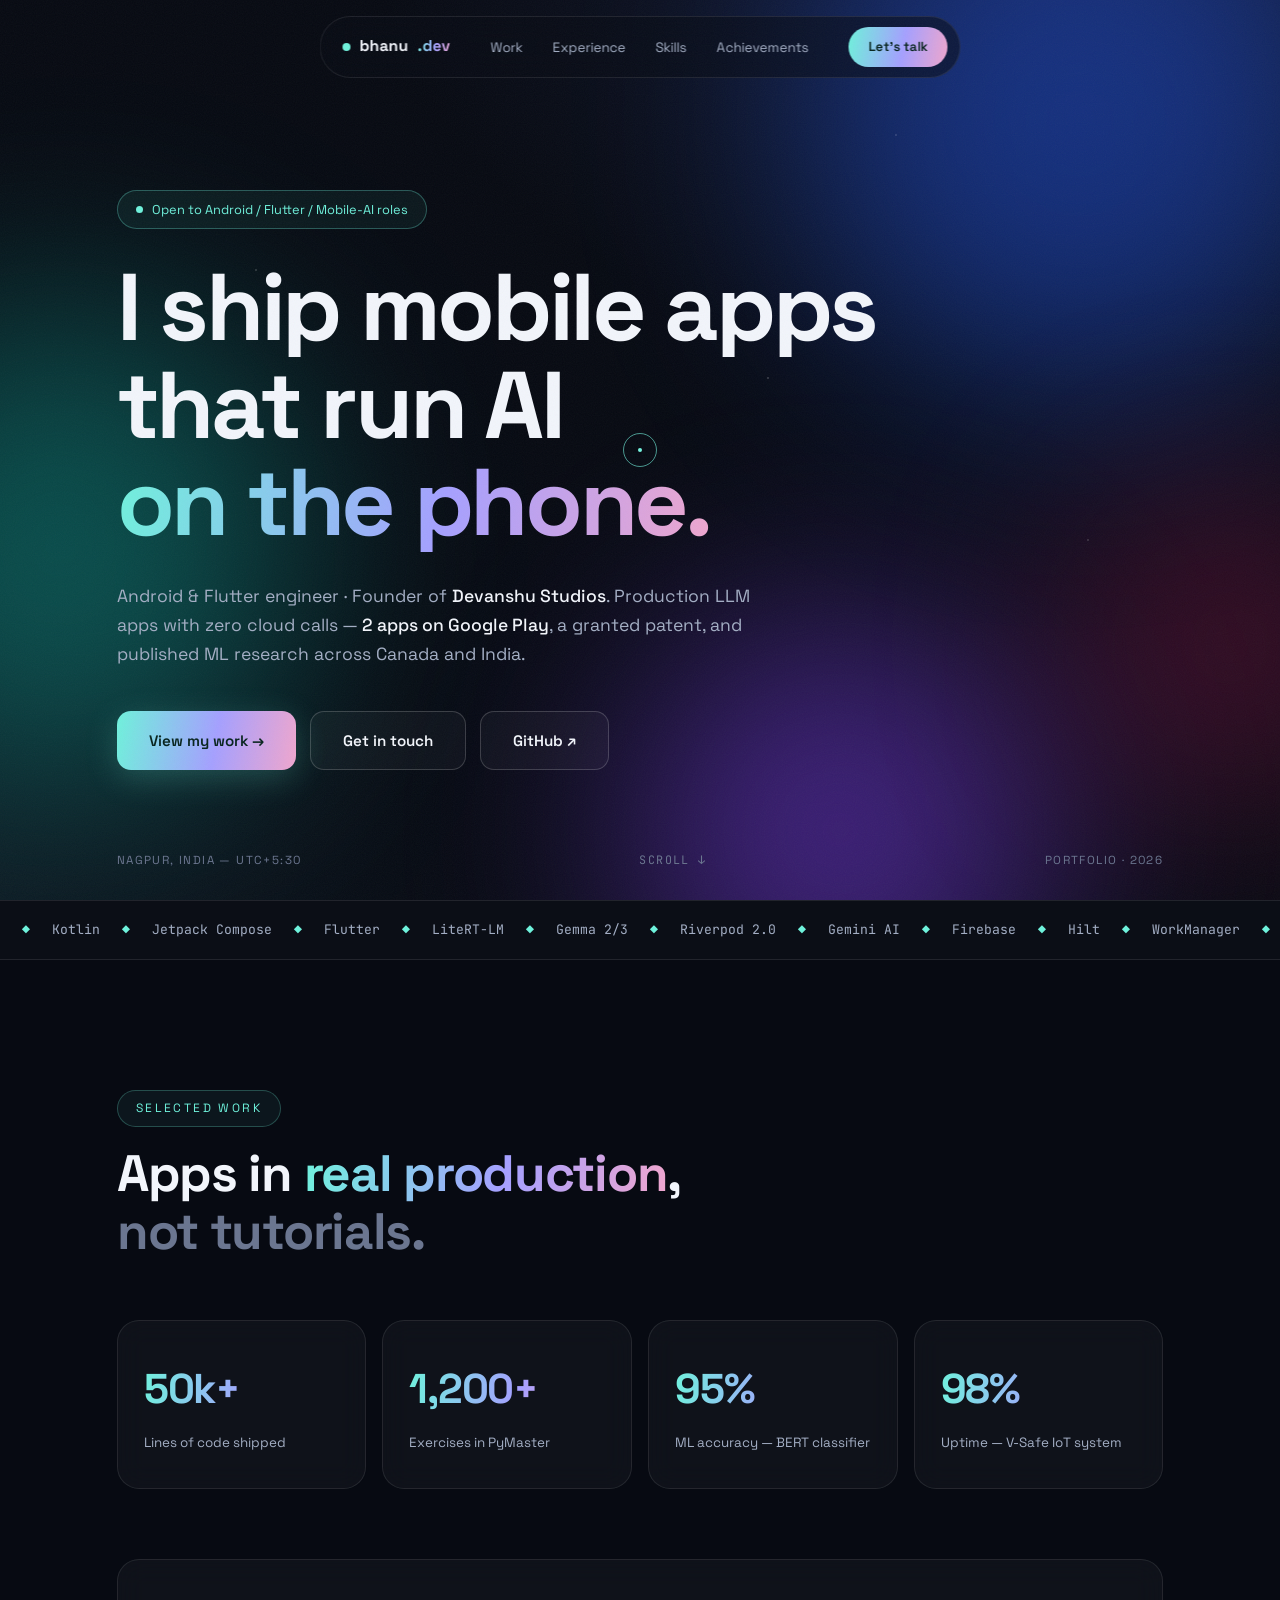
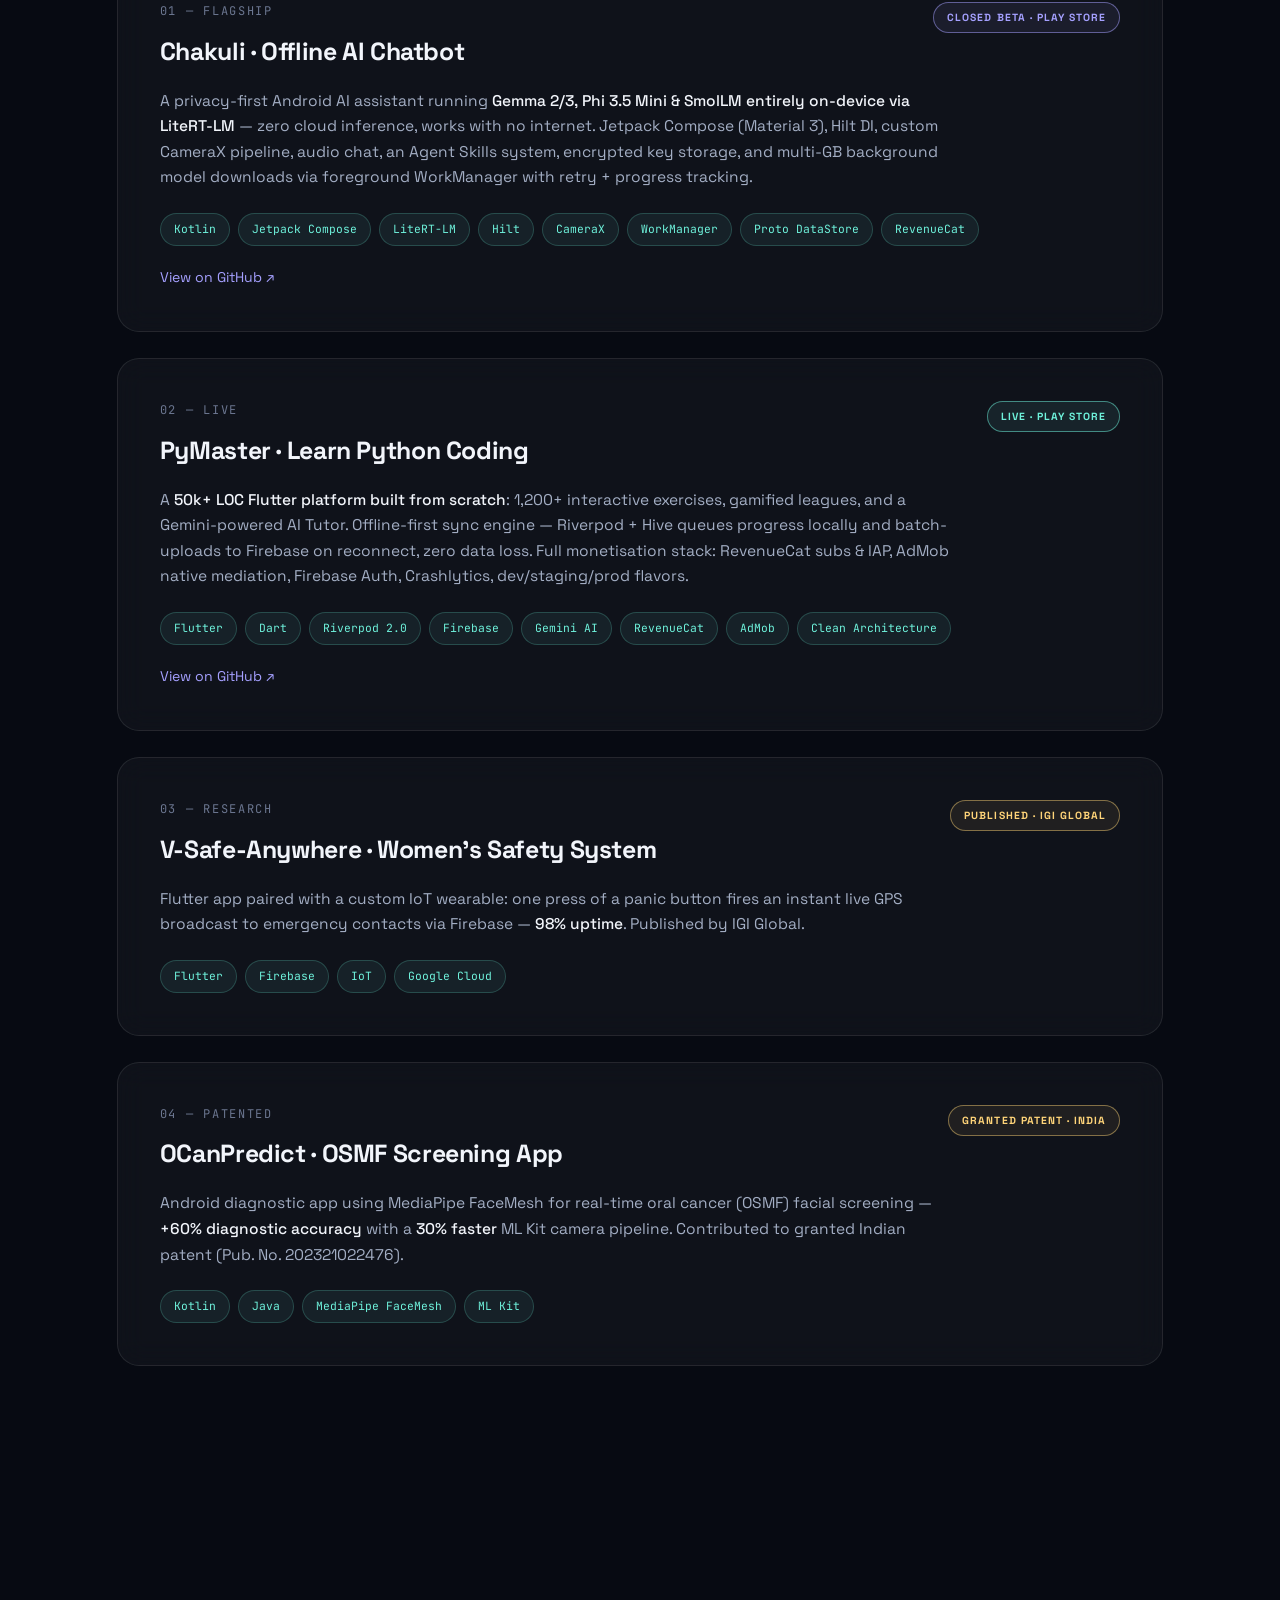
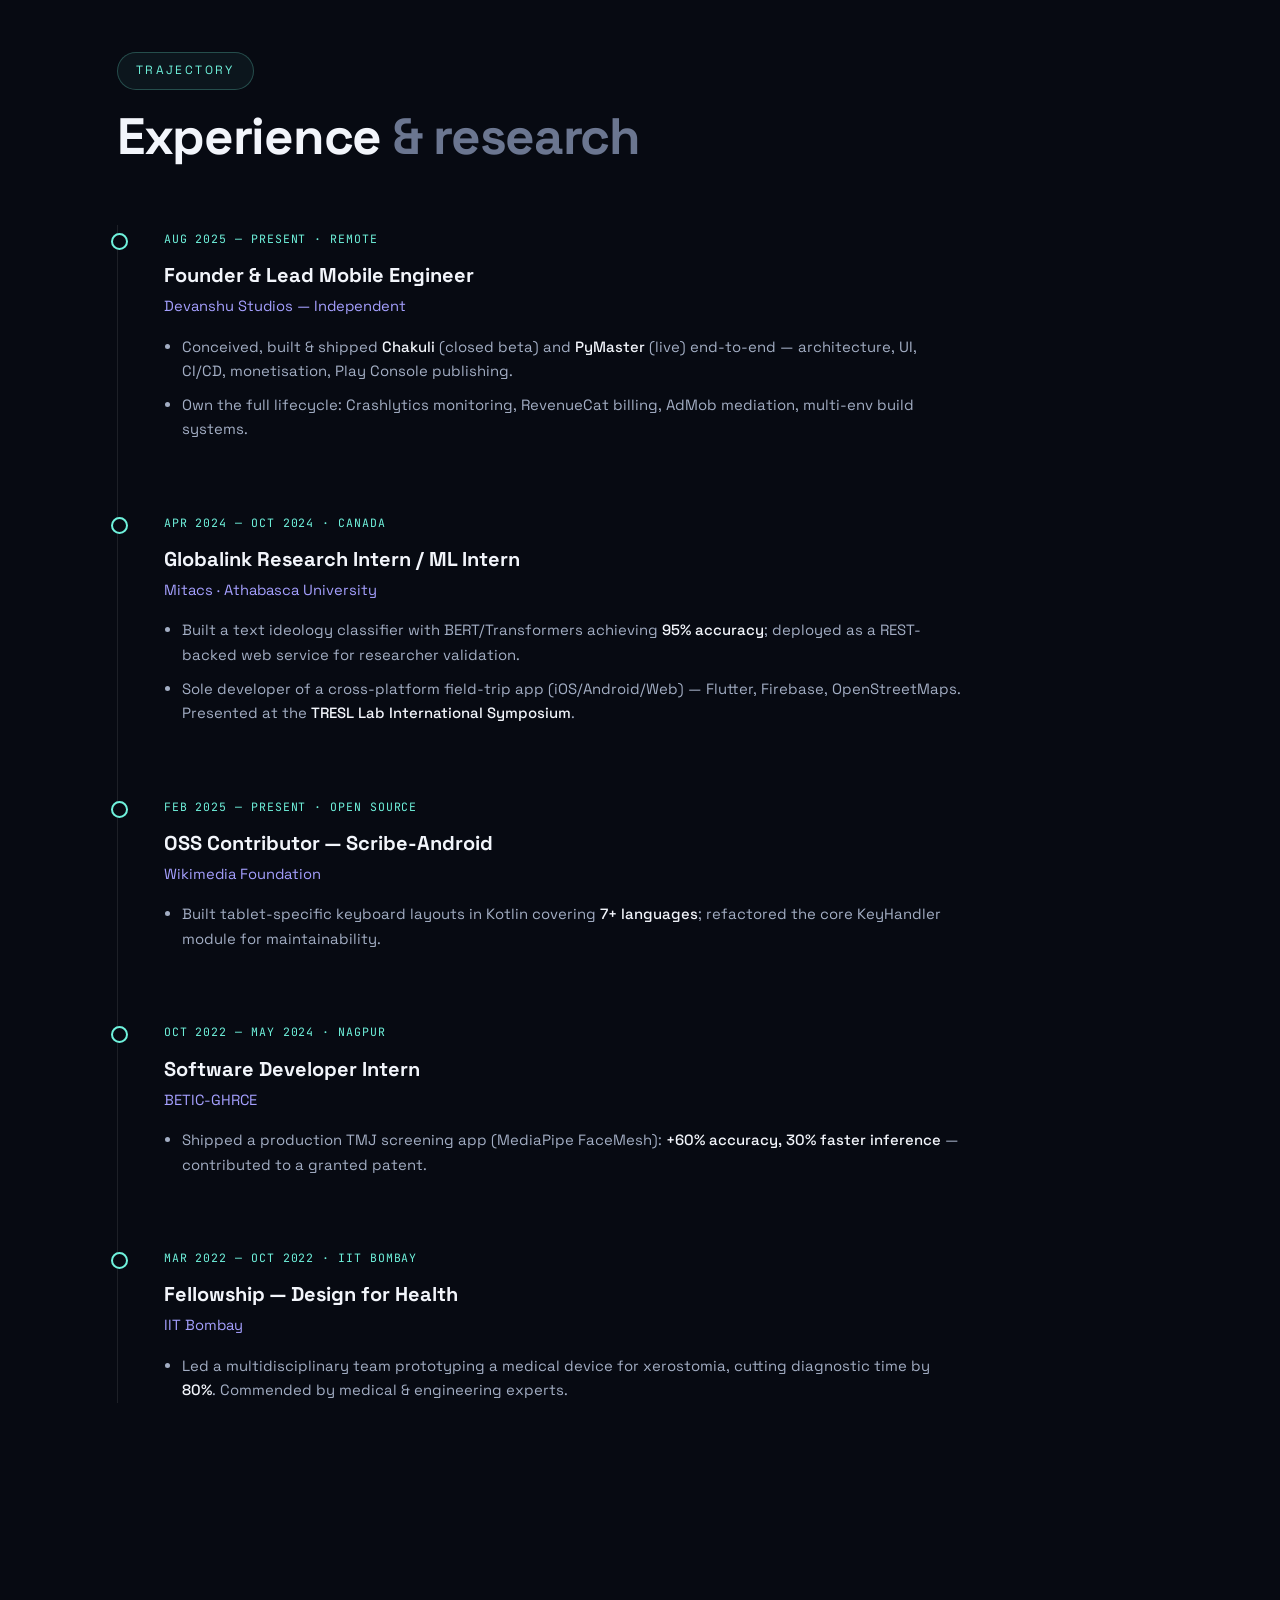
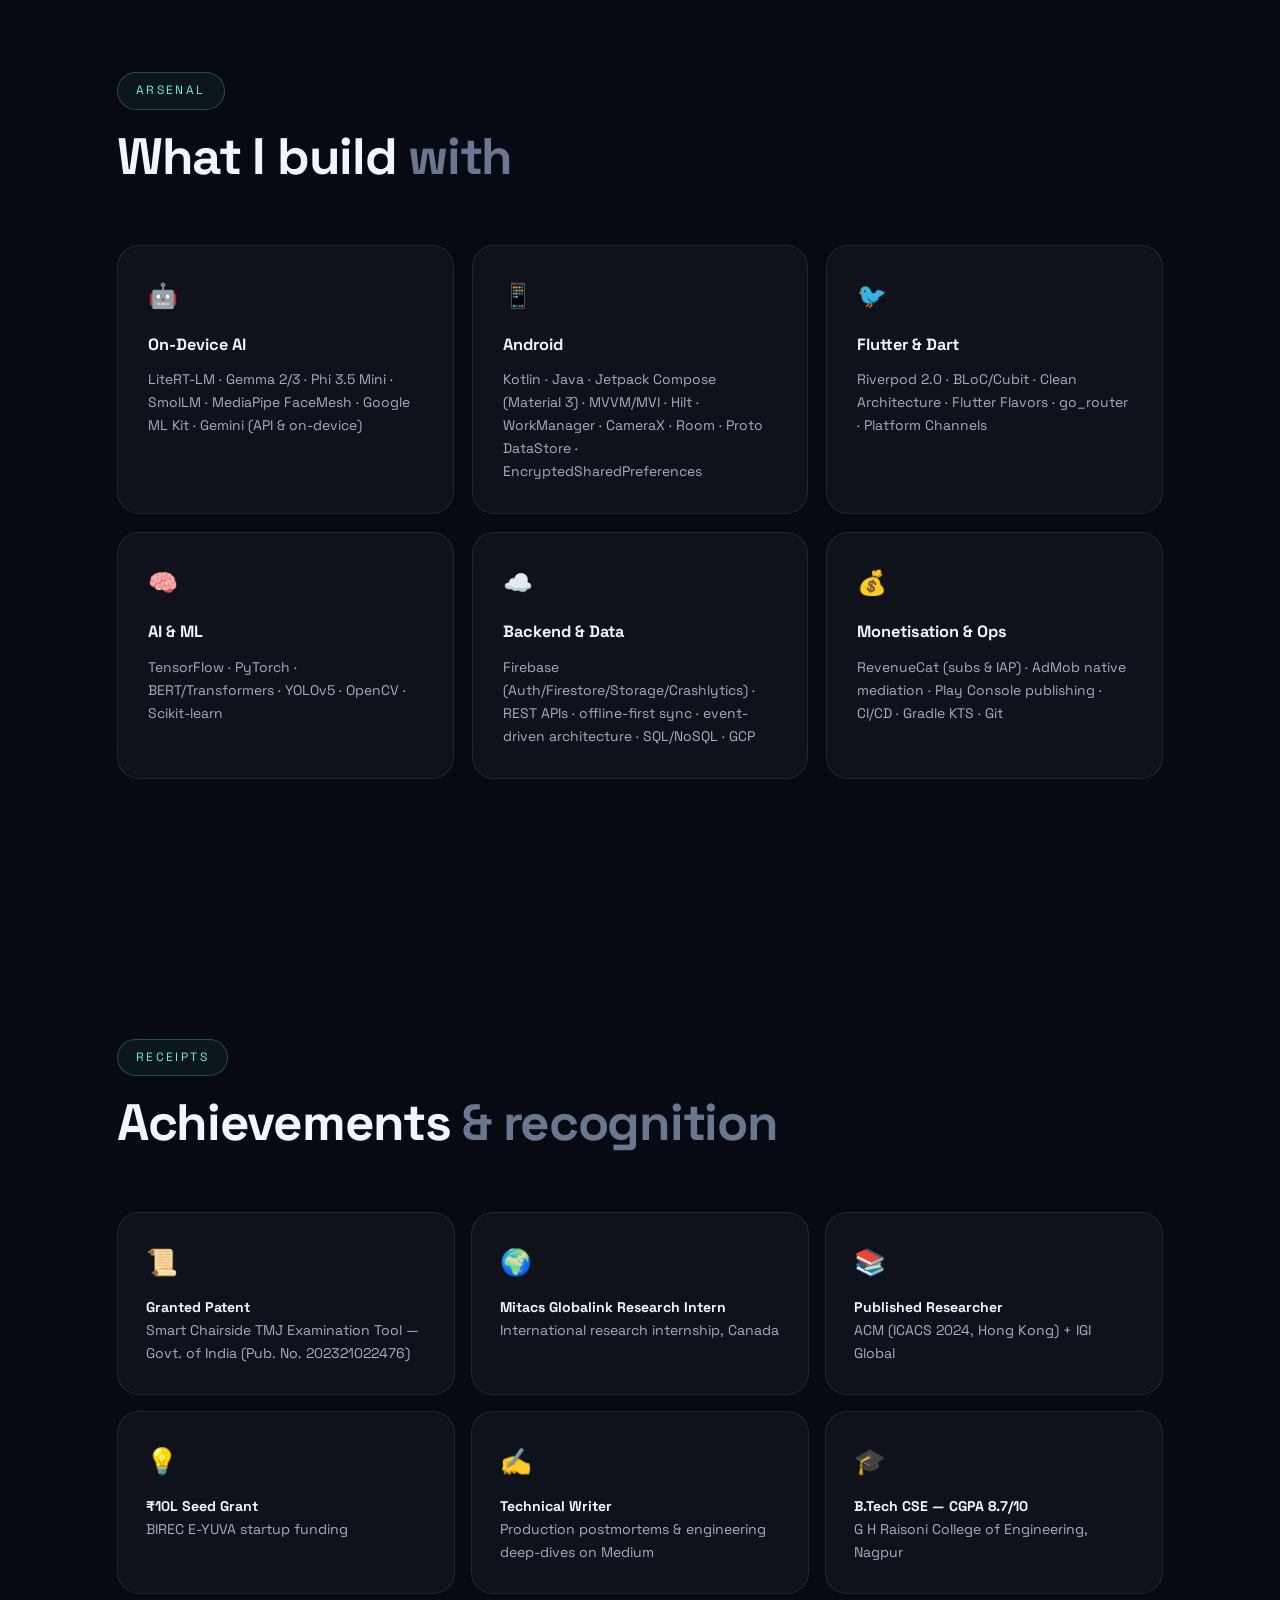
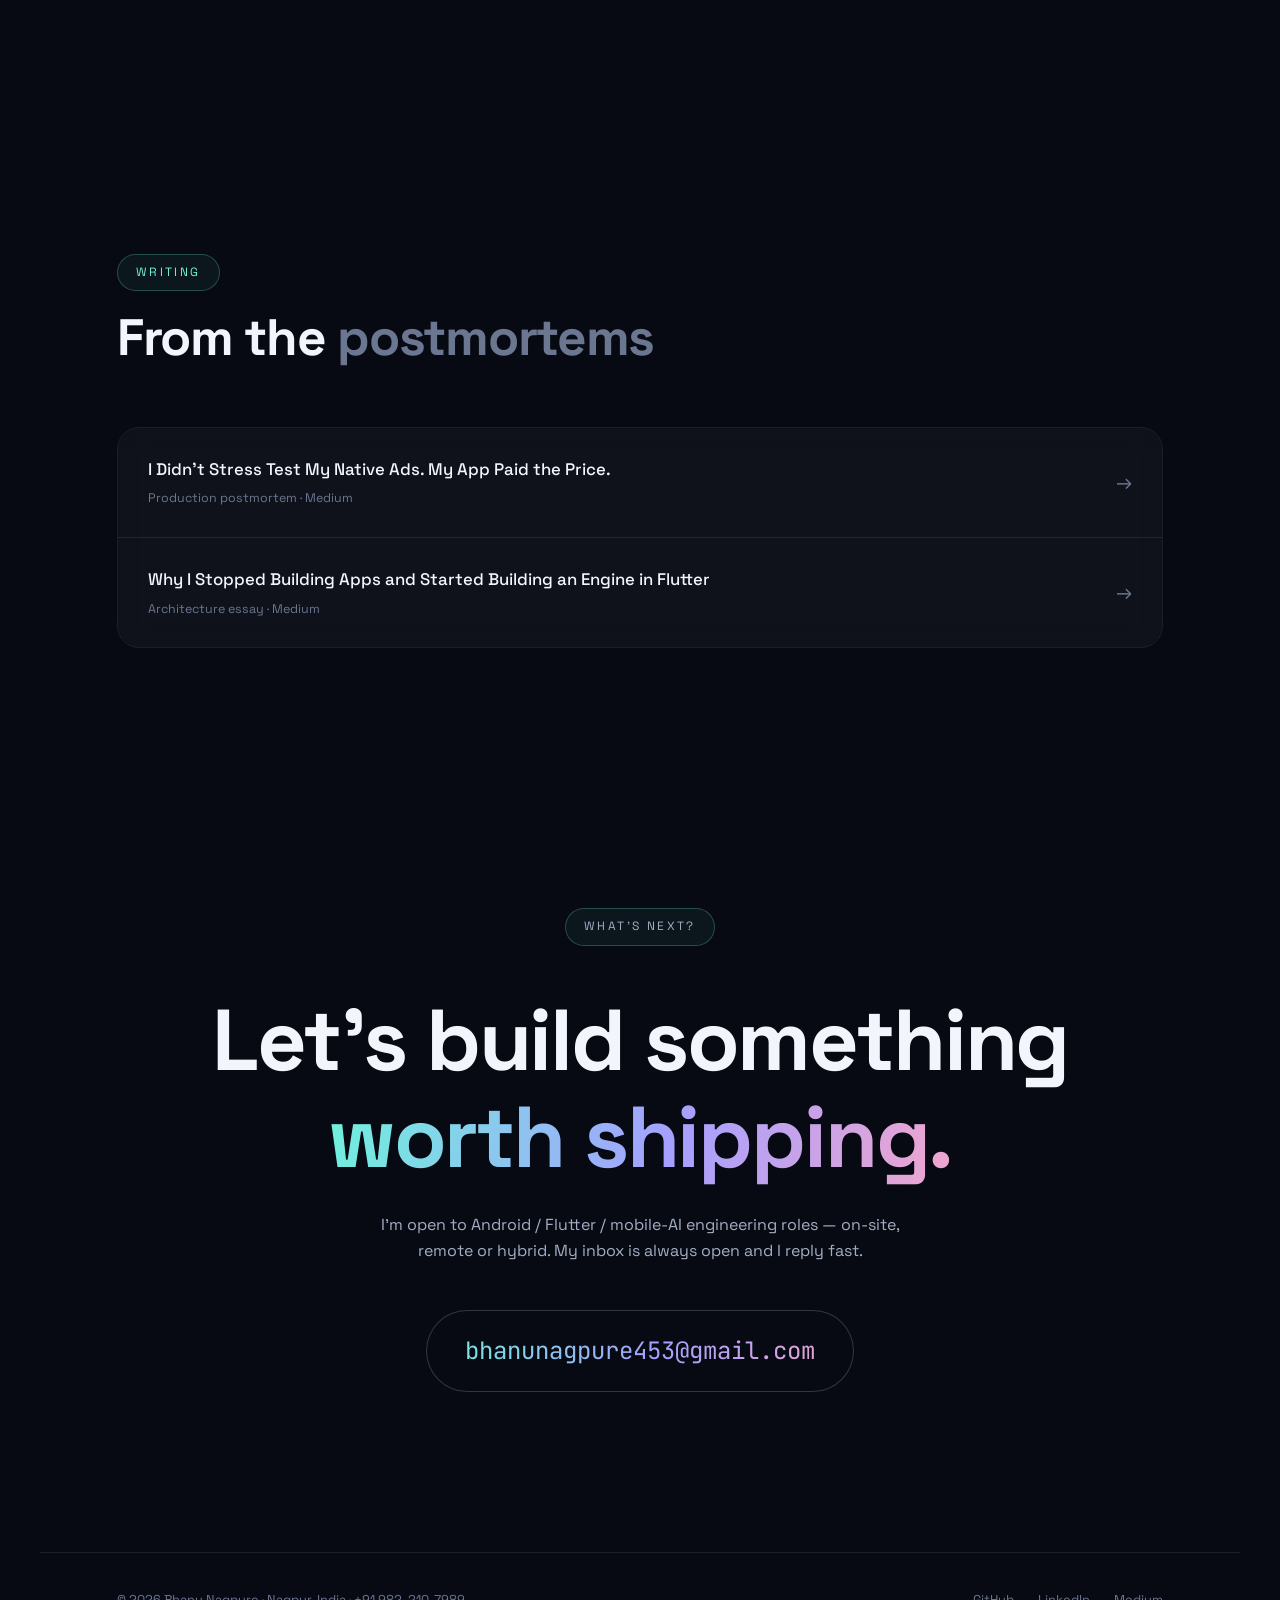
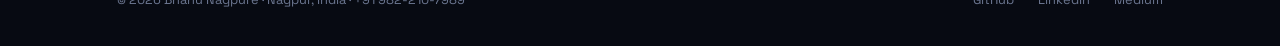
<file: resumes/portfolio/index.html>
<!DOCTYPE html>
<html lang="en">
<head>
<meta charset="UTF-8">
<meta name="viewport" content="width=device-width, initial-scale=1.0">
<title>Bhanu Nagpure — Android & Flutter Engineer · On-Device AI</title>
<meta name="description" content="Mobile engineer building production Android & Flutter apps with on-device AI. Founder of Devanshu Studios. 2 Play Store apps, granted patent, Mitacs Globalink research intern.">
<meta property="og:title" content="Bhanu Nagpure — I ship mobile apps with on-device AI">
<meta property="og:description" content="2 apps on Google Play. Granted patent. Mitacs research intern. Founder, Devanshu Studios.">
<link rel="preconnect" href="https://fonts.googleapis.com">
<link rel="preconnect" href="https://fonts.gstatic.com" crossorigin>
<link href="https://fonts.googleapis.com/css2?family=Space+Grotesk:wght@300;400;500;600;700&family=JetBrains+Mono:wght@400;500&display=swap" rel="stylesheet">
<link rel="stylesheet" href="styles.css">
</head>
<body>

<div class="aurora"><i></i><i></i><i></i><i></i></div>
<div class="stars"></div>

<div id="loader">
  <div class="word"><span>B</span><span>H</span><span>A</span><span>N</span><span>U</span></div>
  <div class="bar"><i></i></div>
</div>

<div id="cursor"><div class="dot"></div></div>
<div id="progress"></div>

<nav id="nav">
  <div class="logo"><span class="pulse"></span>bhanu<em>.dev</em></div>
  <ul>
    <li><a class="navlink" href="#work">Work</a></li>
    <li><a class="navlink" href="#experience">Experience</a></li>
    <li><a class="navlink" href="#skills">Skills</a></li>
    <li><a class="navlink" href="#achievements">Achievements</a></li>
  </ul>
  <a class="cta-mini" href="#contact">Let's talk</a>
</nav>

<header class="hero">
  <div class="avail"><i></i>Open to Android / Flutter / Mobile-AI roles</div>
  <h1>
    <span class="row"><span>I ship mobile apps</span></span>
    <span class="row"><span>that run AI</span></span>
    <span class="row"><span><span class="grad">on the phone.</span></span></span>
  </h1>
  <p class="sub">Android & Flutter engineer · Founder of <b>Devanshu Studios</b>. Production LLM apps with zero cloud calls — <b>2 apps on Google Play</b>, a granted patent, and published ML research across Canada and India.</p>
  <div class="cta-row">
    <a class="btn primary" href="#work">View my work →</a>
    <a class="btn ghost" href="mailto:bhanunagpure453@gmail.com">Get in touch</a>
    <a class="btn ghost" href="https://github.com/bhanu-dev82" target="_blank" rel="noopener">GitHub ↗</a>
  </div>
  <div class="meta">
    <span>Nagpur, India — UTC+5:30</span>
    <span class="down mono">scroll ↓</span>
    <span>Portfolio · 2026</span>
  </div>
</header>

<div class="marquee" aria-hidden="true">
  <div class="track">
    <span><b>◆</b>Kotlin<b>◆</b>Jetpack Compose<b>◆</b>Flutter<b>◆</b>LiteRT-LM<b>◆</b>Gemma 2/3<b>◆</b>Riverpod 2.0<b>◆</b>Gemini AI<b>◆</b>Firebase<b>◆</b>Hilt<b>◆</b>WorkManager<b>◆</b>BERT<b>◆</b>RevenueCat<b>◆</b></span>
    <span><b>◆</b>Kotlin<b>◆</b>Jetpack Compose<b>◆</b>Flutter<b>◆</b>LiteRT-LM<b>◆</b>Gemma 2/3<b>◆</b>Riverpod 2.0<b>◆</b>Gemini AI<b>◆</b>Firebase<b>◆</b>Hilt<b>◆</b>WorkManager<b>◆</b>BERT<b>◆</b>RevenueCat<b>◆</b></span>
  </div>
</div>

<section id="work">
  <p class="kicker reveal">Selected work</p>
  <h2 class="reveal">Apps in <span class="grad">real production</span>,<br><span class="dim">not tutorials.</span></h2>

  <div class="stats">
    <div class="stat glass reveal"><div class="n" data-count="50" data-suffix="k+">0</div><div class="l">Lines of code shipped</div></div>
    <div class="stat glass reveal"><div class="n" data-count="1200" data-suffix="+">0</div><div class="l">Exercises in PyMaster</div></div>
    <div class="stat glass reveal"><div class="n" data-count="95" data-suffix="%">0</div><div class="l">ML accuracy — BERT classifier</div></div>
    <div class="stat glass reveal"><div class="n" data-count="98" data-suffix="%">0</div><div class="l">Uptime — V-Safe IoT system</div></div>
  </div>

  <article class="proj glass reveal">
    <div class="top">
      <div><div class="num">01 — FLAGSHIP</div><h3>Chakuli · Offline AI Chatbot</h3></div>
      <span class="badge beta">CLOSED BETA · PLAY STORE</span>
    </div>
    <p>A privacy-first Android AI assistant running <b>Gemma 2/3, Phi 3.5 Mini & SmolLM entirely on-device via LiteRT-LM</b> — zero cloud inference, works with no internet. Jetpack Compose (Material 3), Hilt DI, custom CameraX pipeline, audio chat, an Agent Skills system, encrypted key storage, and multi-GB background model downloads via foreground WorkManager with retry + progress tracking.</p>
    <div class="chips"><span class="chip">Kotlin</span><span class="chip">Jetpack Compose</span><span class="chip">LiteRT-LM</span><span class="chip">Hilt</span><span class="chip">CameraX</span><span class="chip">WorkManager</span><span class="chip">Proto DataStore</span><span class="chip">RevenueCat</span></div>
    <div class="links"><a href="https://github.com/bhanu-dev82" target="_blank" rel="noopener">View on GitHub ↗</a></div>
  </article>

  <article class="proj glass reveal">
    <div class="top">
      <div><div class="num">02 — LIVE</div><h3>PyMaster · Learn Python Coding</h3></div>
      <span class="badge live">LIVE · PLAY STORE</span>
    </div>
    <p>A <b>50k+ LOC Flutter platform built from scratch</b>: 1,200+ interactive exercises, gamified leagues, and a Gemini-powered AI Tutor. Offline-first sync engine — Riverpod + Hive queues progress locally and batch-uploads to Firebase on reconnect, zero data loss. Full monetisation stack: RevenueCat subs & IAP, AdMob native mediation, Firebase Auth, Crashlytics, dev/staging/prod flavors.</p>
    <div class="chips"><span class="chip">Flutter</span><span class="chip">Dart</span><span class="chip">Riverpod 2.0</span><span class="chip">Firebase</span><span class="chip">Gemini AI</span><span class="chip">RevenueCat</span><span class="chip">AdMob</span><span class="chip">Clean Architecture</span></div>
    <div class="links"><a href="https://github.com/bhanu-dev82" target="_blank" rel="noopener">View on GitHub ↗</a></div>
  </article>

  <article class="proj glass reveal">
    <div class="top">
      <div><div class="num">03 — RESEARCH</div><h3>V-Safe-Anywhere · Women's Safety System</h3></div>
      <span class="badge pub">PUBLISHED · IGI GLOBAL</span>
    </div>
    <p>Flutter app paired with a custom IoT wearable: one press of a panic button fires an instant live GPS broadcast to emergency contacts via Firebase — <b>98% uptime</b>. Published by IGI Global.</p>
    <div class="chips"><span class="chip">Flutter</span><span class="chip">Firebase</span><span class="chip">IoT</span><span class="chip">Google Cloud</span></div>
  </article>

  <article class="proj glass reveal">
    <div class="top">
      <div><div class="num">04 — PATENTED</div><h3>OCanPredict · OSMF Screening App</h3></div>
      <span class="badge pub">GRANTED PATENT · INDIA</span>
    </div>
    <p>Android diagnostic app using MediaPipe FaceMesh for real-time oral cancer (OSMF) facial screening — <b>+60% diagnostic accuracy</b> with a <b>30% faster</b> ML Kit camera pipeline. Contributed to granted Indian patent (Pub. No. 202321022476).</p>
    <div class="chips"><span class="chip">Kotlin</span><span class="chip">Java</span><span class="chip">MediaPipe FaceMesh</span><span class="chip">ML Kit</span></div>
  </article>
</section>

<section id="experience">
  <p class="kicker reveal">Trajectory</p>
  <h2 class="reveal">Experience <span class="dim">& research</span></h2>
  <div class="tl">
    <div class="tl-item reveal">
      <span class="when">AUG 2025 — PRESENT · REMOTE</span>
      <h3>Founder & Lead Mobile Engineer</h3>
      <div class="org">Devanshu Studios — Independent</div>
      <ul>
        <li>Conceived, built & shipped <b>Chakuli</b> (closed beta) and <b>PyMaster</b> (live) end-to-end — architecture, UI, CI/CD, monetisation, Play Console publishing.</li>
        <li>Own the full lifecycle: Crashlytics monitoring, RevenueCat billing, AdMob mediation, multi-env build systems.</li>
      </ul>
    </div>
    <div class="tl-item reveal">
      <span class="when">APR 2024 — OCT 2024 · CANADA</span>
      <h3>Globalink Research Intern / ML Intern</h3>
      <div class="org">Mitacs · Athabasca University</div>
      <ul>
        <li>Built a text ideology classifier with BERT/Transformers achieving <b>95% accuracy</b>; deployed as a REST-backed web service for researcher validation.</li>
        <li>Sole developer of a cross-platform field-trip app (iOS/Android/Web) — Flutter, Firebase, OpenStreetMaps. Presented at the <b>TRESL Lab International Symposium</b>.</li>
      </ul>
    </div>
    <div class="tl-item reveal">
      <span class="when">FEB 2025 — PRESENT · OPEN SOURCE</span>
      <h3>OSS Contributor — Scribe-Android</h3>
      <div class="org">Wikimedia Foundation</div>
      <ul><li>Built tablet-specific keyboard layouts in Kotlin covering <b>7+ languages</b>; refactored the core KeyHandler module for maintainability.</li></ul>
    </div>
    <div class="tl-item reveal">
      <span class="when">OCT 2022 — MAY 2024 · NAGPUR</span>
      <h3>Software Developer Intern</h3>
      <div class="org">BETIC-GHRCE</div>
      <ul><li>Shipped a production TMJ screening app (MediaPipe FaceMesh): <b>+60% accuracy, 30% faster inference</b> — contributed to a granted patent.</li></ul>
    </div>
    <div class="tl-item reveal">
      <span class="when">MAR 2022 — OCT 2022 · IIT BOMBAY</span>
      <h3>Fellowship — Design for Health</h3>
      <div class="org">IIT Bombay</div>
      <ul><li>Led a multidisciplinary team prototyping a medical device for xerostomia, cutting diagnostic time by <b>80%</b>. Commended by medical & engineering experts.</li></ul>
    </div>
  </div>
</section>

<section id="skills">
  <p class="kicker reveal">Arsenal</p>
  <h2 class="reveal">What I build <span class="dim">with</span></h2>
  <div class="skills-grid">
    <div class="skill-card glass reveal"><span class="ic">🤖</span><h4>On-Device AI</h4><p>LiteRT-LM · Gemma 2/3 · Phi 3.5 Mini · SmolLM · MediaPipe FaceMesh · Google ML Kit · Gemini (API & on-device)</p></div>
    <div class="skill-card glass reveal"><span class="ic">📱</span><h4>Android</h4><p>Kotlin · Java · Jetpack Compose (Material 3) · MVVM/MVI · Hilt · WorkManager · CameraX · Room · Proto DataStore · EncryptedSharedPreferences</p></div>
    <div class="skill-card glass reveal"><span class="ic">🐦</span><h4>Flutter & Dart</h4><p>Riverpod 2.0 · BLoC/Cubit · Clean Architecture · Flutter Flavors · go_router · Platform Channels</p></div>
    <div class="skill-card glass reveal"><span class="ic">🧠</span><h4>AI & ML</h4><p>TensorFlow · PyTorch · BERT/Transformers · YOLOv5 · OpenCV · Scikit-learn</p></div>
    <div class="skill-card glass reveal"><span class="ic">☁️</span><h4>Backend & Data</h4><p>Firebase (Auth/Firestore/Storage/Crashlytics) · REST APIs · offline-first sync · event-driven architecture · SQL/NoSQL · GCP</p></div>
    <div class="skill-card glass reveal"><span class="ic">💰</span><h4>Monetisation & Ops</h4><p>RevenueCat (subs & IAP) · AdMob native mediation · Play Console publishing · CI/CD · Gradle KTS · Git</p></div>
  </div>
</section>

<section id="achievements">
  <p class="kicker reveal">Receipts</p>
  <h2 class="reveal">Achievements <span class="dim">& recognition</span></h2>
  <div class="awards">
    <div class="award glass reveal"><div class="ic">📜</div><p><b>Granted Patent</b><br>Smart Chairside TMJ Examination Tool — Govt. of India (Pub. No. 202321022476)</p></div>
    <div class="award glass reveal"><div class="ic">🌍</div><p><b>Mitacs Globalink Research Intern</b><br>International research internship, Canada</p></div>
    <div class="award glass reveal"><div class="ic">📚</div><p><b>Published Researcher</b><br>ACM (ICACS 2024, Hong Kong) + IGI Global</p></div>
    <div class="award glass reveal"><div class="ic">💡</div><p><b>₹10L Seed Grant</b><br>BIREC E-YUVA startup funding</p></div>
    <div class="award glass reveal"><div class="ic">✍️</div><p><b>Technical Writer</b><br>Production postmortems & engineering deep-dives on Medium</p></div>
    <div class="award glass reveal"><div class="ic">🎓</div><p><b>B.Tech CSE — CGPA 8.7/10</b><br>G H Raisoni College of Engineering, Nagpur</p></div>
  </div>
</section>

<section id="writing">
  <p class="kicker reveal">Writing</p>
  <h2 class="reveal">From the <span class="dim">postmortems</span></h2>
  <div class="posts reveal">
    <a class="post" href="https://medium.com/@bhanu.r.nagpure.8082" target="_blank" rel="noopener">
      <div><h4>I Didn't Stress Test My Native Ads. My App Paid the Price.</h4><div class="pmeta">Production postmortem · Medium</div></div>
      <span class="arrow">→</span>
    </a>
    <a class="post" href="https://medium.com/@bhanu.r.nagpure.8082" target="_blank" rel="noopener">
      <div><h4>Why I Stopped Building Apps and Started Building an Engine in Flutter</h4><div class="pmeta">Architecture essay · Medium</div></div>
      <span class="arrow">→</span>
    </a>
  </div>
</section>

<section id="contact" class="contact">
  <p class="kicker reveal">What's next?</p>
  <h2 class="reveal">Let's build something<br><span class="grad">worth shipping.</span></h2>
  <p class="reveal">I'm open to Android / Flutter / mobile-AI engineering roles — on-site, remote or hybrid. My inbox is always open and I reply fast.</p>
  <a class="mail reveal" href="mailto:bhanunagpure453@gmail.com">bhanunagpure453@gmail.com</a>
</section>

<footer>
  <div>© 2026 Bhanu Nagpure · Nagpur, India · +91 982-210-7989</div>
  <div class="socials">
    <a href="https://github.com/bhanu-dev82" target="_blank" rel="noopener">GitHub</a>
    <a href="https://linkedin.com/in/bhanunagpure" target="_blank" rel="noopener">LinkedIn</a>
    <a href="https://medium.com/@bhanu.r.nagpure.8082" target="_blank" rel="noopener">Medium</a>
  </div>
</footer>

<script>
// preloader
addEventListener('load',()=>setTimeout(()=>document.getElementById('loader').classList.add('done'),1150));
setTimeout(()=>document.getElementById('loader').classList.add('done'),2600);

// custom cursor
const cur=document.getElementById('cursor');let cx=innerWidth/2,cy=innerHeight/2,tx=cx,ty=cy;
addEventListener('mousemove',e=>{tx=e.clientX;ty=e.clientY;});
(function cl(){cx+=(tx-cx)*.18;cy+=(ty-cy)*.18;cur.style.transform=`translate(${cx}px,${cy}px) translate(-50%,-50%)`;requestAnimationFrame(cl);})();
document.querySelectorAll('a,.chip,.stat,.proj,.skill-card,.award,.post').forEach(el=>{
  el.addEventListener('mouseenter',()=>cur.classList.add('hovering'));
  el.addEventListener('mouseleave',()=>cur.classList.remove('hovering'));
});

// scroll progress + nav
const prog=document.getElementById('progress'),nav=document.getElementById('nav');
addEventListener('scroll',()=>{
  const h=document.documentElement;
  prog.style.width=(h.scrollTop/(h.scrollHeight-h.clientHeight)*100)+'%';
  nav.classList.toggle('scrolled',h.scrollTop>40);
},{passive:true});

// active nav link
const links=[...document.querySelectorAll('.navlink')];
const navIO=new IntersectionObserver(es=>es.forEach(e=>{if(e.isIntersecting)
  links.forEach(l=>l.classList.toggle('active',l.getAttribute('href')==='#'+e.target.id));}),
  {rootMargin:'-40% 0px -55% 0px'});
document.querySelectorAll('section[id]').forEach(s=>navIO.observe(s));

// staggered reveal
const io=new IntersectionObserver(es=>es.forEach((en,i)=>{
  if(en.isIntersecting){setTimeout(()=>en.target.classList.add('in'),i*70);io.unobserve(en.target);}}),{threshold:.1});
document.querySelectorAll('.reveal').forEach(el=>io.observe(el));

// count-up
const cio=new IntersectionObserver(es=>es.forEach(e=>{if(!e.isIntersecting)return;cio.unobserve(e.target);
  const el=e.target,t=+el.dataset.count,suf=el.dataset.suffix||'',t0=performance.now();
  (function tick(now){const k=Math.min((now-t0)/1500,1);el.textContent=Math.round(t*(1-Math.pow(1-k,3))).toLocaleString()+suf;if(k<1)requestAnimationFrame(tick);})(t0);}),{threshold:.5});
document.querySelectorAll('[data-count]').forEach(el=>cio.observe(el));

// magnetic buttons
document.querySelectorAll('.btn').forEach(b=>{
  b.addEventListener('mousemove',e=>{const r=b.getBoundingClientRect();
    b.style.transform=`translate(${(e.clientX-r.left-r.width/2)*.16}px,${(e.clientY-r.top-r.height/2)*.28-3}px)`;});
  b.addEventListener('mouseleave',()=>b.style.transform='');
});
</script>
</body>
</html>
</file>
<file: resumes/portfolio/styles.css>
:root{
  --bg:#070a12;--panel:rgba(255,255,255,.035);--panel2:rgba(255,255,255,.06);
  --line:rgba(255,255,255,.09);--line2:rgba(255,255,255,.18);
  --txt:#f2f5fb;--dim:#a3aec4;--dim2:#6b7690;
  --teal:#6ff2dc;--violet:#a5a0ff;--pink:#f0a6ce;--amber:#ffd479;
  --grad:linear-gradient(100deg,#6ff2dc,#a5a0ff 55%,#f0a6ce);
  --ease:cubic-bezier(.16,1,.3,1);--r:22px;
}
*{margin:0;padding:0;box-sizing:border-box}
html{scroll-behavior:smooth}
body{background:var(--bg);color:var(--txt);font-family:'Space Grotesk',sans-serif;line-height:1.65;overflow-x:hidden;cursor:none}
@media(hover:none),(max-width:900px){body{cursor:auto}#cursor{display:none}}
::selection{background:#6ff2dc;color:#06231d}
a{color:inherit;text-decoration:none}
.mono{font-family:'JetBrains Mono',monospace}

::-webkit-scrollbar{width:10px}
::-webkit-scrollbar-track{background:var(--bg)}
::-webkit-scrollbar-thumb{background:#2b3450;border-radius:9px;border:2px solid var(--bg)}
::-webkit-scrollbar-thumb:hover{background:var(--teal)}

/* ---------- aurora background ---------- */
.aurora{position:fixed;inset:0;z-index:-3;overflow:hidden;background:
  radial-gradient(1200px 800px at 85% -10%,#141a33 0%,transparent 60%),
  radial-gradient(1000px 700px at -10% 100%,#0e1a24 0%,transparent 60%),var(--bg)}
.aurora i{position:absolute;border-radius:50%;filter:blur(110px);opacity:.5;animation:drift 22s ease-in-out infinite alternate}
.aurora i:nth-child(1){width:560px;height:560px;background:#1d4ed8;top:-160px;right:-80px}
.aurora i:nth-child(2){width:480px;height:480px;background:#0d9488;top:34%;left:-180px;animation-delay:-7s}
.aurora i:nth-child(3){width:420px;height:420px;background:#7c3aed;bottom:-140px;right:18%;animation-delay:-13s}
.aurora i:nth-child(4){width:300px;height:300px;background:#be185d;top:55%;right:-100px;animation-delay:-4s;opacity:.35}
@keyframes drift{from{transform:translate(0,0) scale(1)}to{transform:translate(60px,-50px) scale(1.18)}}
.stars{position:fixed;inset:0;z-index:-2;pointer-events:none;
  background-image:radial-gradient(1px 1px at 20% 30%,rgba(255,255,255,.5),transparent),
  radial-gradient(1px 1px at 70% 15%,rgba(255,255,255,.4),transparent),
  radial-gradient(1.5px 1.5px at 45% 70%,rgba(255,255,255,.35),transparent),
  radial-gradient(1px 1px at 85% 60%,rgba(255,255,255,.45),transparent),
  radial-gradient(1px 1px at 12% 82%,rgba(255,255,255,.4),transparent),
  radial-gradient(1.5px 1.5px at 60% 42%,rgba(255,255,255,.3),transparent)}

/* grain */
body::after{content:"";position:fixed;inset:0;z-index:120;pointer-events:none;opacity:.045;
  background-image:url("data:image/svg+xml,%3Csvg xmlns='http://www.w3.org/2000/svg' width='140' height='140'%3E%3Cfilter id='n'%3E%3CfeTurbulence type='fractalNoise' baseFrequency='.9' numOctaves='2'/%3E%3C/filter%3E%3Crect width='100%25' height='100%25' filter='url(%23n)'/%3E%3C/svg%3E")}

/* ---------- loader ---------- */
#loader{position:fixed;inset:0;z-index:200;background:var(--bg);display:flex;flex-direction:column;gap:24px;align-items:center;justify-content:center;transition:opacity .7s var(--ease),visibility .7s}
#loader.done{opacity:0;visibility:hidden}
#loader .word{font-size:clamp(1.6rem,4vw,2.6rem);font-weight:700;letter-spacing:.28em;overflow:hidden}
#loader .word span{display:inline-block;transform:translateY(115%);animation:rise .7s var(--ease) forwards;
  background:var(--grad);-webkit-background-clip:text;background-clip:text;color:transparent}
#loader .word span:nth-child(2){animation-delay:.07s}#loader .word span:nth-child(3){animation-delay:.14s}
#loader .word span:nth-child(4){animation-delay:.21s}#loader .word span:nth-child(5){animation-delay:.28s}
#loader .bar{width:200px;height:2px;background:rgba(255,255,255,.1);border-radius:2px;overflow:hidden}
#loader .bar i{display:block;height:100%;width:0;background:var(--grad);animation:fill 1.15s var(--ease) forwards}
@keyframes rise{to{transform:none}}@keyframes fill{to{width:100%}}

/* ---------- cursor / progress ---------- */
#cursor{position:fixed;z-index:300;top:0;left:0;width:34px;height:34px;border:1.5px solid rgba(111,242,220,.6);border-radius:50%;pointer-events:none;transform:translate(-50%,-50%);transition:width .25s,height .25s,background .25s;mix-blend-mode:screen}
#cursor.hovering{width:60px;height:60px;background:rgba(111,242,220,.1)}
#cursor .dot{position:absolute;top:50%;left:50%;width:4px;height:4px;background:var(--teal);border-radius:50%;transform:translate(-50%,-50%)}
#progress{position:fixed;top:0;left:0;height:2.5px;width:0;background:var(--grad);z-index:150;border-radius:0 3px 3px 0}

/* ---------- nav ---------- */
nav{position:fixed;top:16px;left:50%;transform:translateX(-50%);z-index:100;display:flex;align-items:center;gap:26px;
  padding:10px 12px 10px 22px;border-radius:99px;border:1px solid var(--line);
  background:rgba(10,13,22,.55);backdrop-filter:blur(18px);transition:.4s var(--ease);width:max-content;max-width:94vw}
nav.scrolled{background:rgba(10,13,22,.85);box-shadow:0 12px 40px rgba(0,0,0,.45)}
nav .logo{font-weight:700;font-size:.98rem;display:flex;align-items:center;gap:9px}
nav .logo .pulse{width:8px;height:8px;border-radius:50%;background:var(--teal);animation:pulse 2.4s infinite}
@keyframes pulse{70%{box-shadow:0 0 0 9px rgba(111,242,220,0)}100%{box-shadow:0 0 0 0 rgba(111,242,220,0)}}
nav .logo em{font-style:normal;background:var(--grad);-webkit-background-clip:text;background-clip:text;color:transparent}
nav ul{display:flex;gap:2px;list-style:none}
nav a.navlink{color:var(--dim);font-size:.85rem;padding:7px 14px;border-radius:99px;transition:.25s}
nav a.navlink:hover{color:var(--txt);background:rgba(255,255,255,.06)}
nav a.navlink.active{color:var(--teal);background:rgba(111,242,220,.08)}
nav .cta-mini{font-size:.82rem;font-weight:600;padding:9px 20px;border-radius:99px;color:#06231d;background:var(--grad);transition:.3s}
nav .cta-mini:hover{transform:translateY(-1px);box-shadow:0 8px 24px rgba(111,242,220,.3)}
@media(max-width:860px){nav ul{display:none}}

/* ---------- hero ---------- */
.hero{min-height:100svh;display:flex;flex-direction:column;justify-content:center;padding:120px 6vw 60px;max-width:1200px;margin:0 auto;position:relative}
.avail{display:inline-flex;align-items:center;gap:9px;font-size:.8rem;color:var(--teal);border:1px solid rgba(111,242,220,.3);background:rgba(111,242,220,.06);padding:8px 18px;border-radius:99px;width:fit-content;margin-bottom:30px;backdrop-filter:blur(8px)}
.avail i{width:7px;height:7px;background:var(--teal);border-radius:50%;animation:pulse 2s infinite}
h1{font-size:clamp(2.8rem,7.4vw,6rem);line-height:1.03;font-weight:700;letter-spacing:-.035em}
h1 .row{display:block;overflow:hidden}
h1 .row>span{display:inline-block;transform:translateY(115%);animation:rise .95s var(--ease) forwards}
h1 .row:nth-child(2)>span{animation-delay:.12s}h1 .row:nth-child(3)>span{animation-delay:.24s}
.grad{background:var(--grad);-webkit-background-clip:text;background-clip:text;color:transparent}
.hero .sub{max-width:640px;color:var(--dim);margin-top:30px;font-size:1.1rem;opacity:0;animation:fadeUp .9s var(--ease) .5s forwards}
.hero .sub b{color:var(--txt);font-weight:500}
.cta-row{display:flex;gap:14px;margin-top:42px;flex-wrap:wrap;opacity:0;animation:fadeUp .9s var(--ease) .68s forwards}
@keyframes fadeUp{from{opacity:0;transform:translateY(24px)}to{opacity:1;transform:none}}
.btn{position:relative;padding:16px 32px;border-radius:14px;font-weight:600;font-size:.95rem;transition:transform .3s var(--ease),box-shadow .3s,border-color .3s,color .3s;display:inline-flex;align-items:center;gap:10px}
.btn.primary{background:var(--grad);color:#06231d;box-shadow:0 8px 32px rgba(111,242,220,.22)}
.btn.primary:hover{transform:translateY(-3px);box-shadow:0 16px 48px rgba(165,160,255,.35)}
.btn.ghost{border:1px solid var(--line2);backdrop-filter:blur(8px);background:var(--panel)}
.btn.ghost:hover{border-color:var(--teal);color:var(--teal);transform:translateY(-3px)}
.hero .meta{position:absolute;bottom:30px;left:6vw;right:6vw;display:flex;justify-content:space-between;color:var(--dim2);font-size:.73rem;letter-spacing:.12em;text-transform:uppercase}
@media(max-width:720px){.hero .meta span:nth-child(2){display:none}}
.down{animation:bob 2.2s infinite}
@keyframes bob{50%{transform:translateY(7px)}}

/* ---------- marquee ---------- */
.marquee{border-block:1px solid var(--line);overflow:hidden;padding:18px 0;background:rgba(255,255,255,.02)}
.marquee .track{display:flex;width:max-content;animation:slide 32s linear infinite}
.marquee:hover .track{animation-play-state:paused}
.marquee span{font-family:'JetBrains Mono',monospace;font-size:.82rem;color:var(--dim);white-space:nowrap}
.marquee b{color:var(--teal);font-weight:400;padding:0 22px}
@keyframes slide{to{transform:translateX(-50%)}}

/* ---------- sections ---------- */
section{padding:130px 6vw;max-width:1200px;margin:0 auto;position:relative}
.kicker{display:inline-flex;align-items:center;gap:12px;color:var(--teal);font-size:.75rem;letter-spacing:.2em;text-transform:uppercase;margin-bottom:18px;
  padding:8px 18px;border:1px solid rgba(111,242,220,.25);border-radius:99px;background:rgba(111,242,220,.05)}
h2{font-size:clamp(2rem,4.6vw,3.2rem);letter-spacing:-.025em;margin-bottom:60px;line-height:1.12}
h2 .dim{color:var(--dim2)}
.reveal{opacity:0;transform:translateY(36px);transition:opacity .9s var(--ease),transform .9s var(--ease)}
.reveal.in{opacity:1;transform:none}

/* glass card base */
.glass{background:var(--panel);border:1px solid var(--line);border-radius:var(--r);backdrop-filter:blur(14px)}

/* ---------- stats ---------- */
.stats{display:grid;grid-template-columns:repeat(auto-fit,minmax(210px,1fr));gap:16px;margin-bottom:70px}
.stat{padding:34px 26px;position:relative;overflow:hidden;transition:.4s var(--ease)}
.stat:hover{transform:translateY(-4px);background:var(--panel2);border-color:var(--line2)}
.stat .n{font-size:2.6rem;font-weight:700;letter-spacing:-.03em;background:var(--grad);-webkit-background-clip:text;background-clip:text;color:transparent}
.stat .l{color:var(--dim);font-size:.84rem;margin-top:8px}

/* ---------- projects ---------- */
.proj{padding:42px;margin-bottom:26px;position:relative;overflow:hidden;transition:border-color .4s,transform .5s var(--ease),box-shadow .5s}
.proj::before{content:"";position:absolute;inset:0;opacity:0;transition:.5s;
  background:radial-gradient(500px 260px at 88% -10%,rgba(165,160,255,.14),transparent 70%)}
.proj::after{content:"";position:absolute;left:0;top:0;bottom:0;width:3px;background:var(--grad);opacity:0;transition:.4s}
.proj:hover{transform:translateY(-6px);border-color:var(--line2);box-shadow:0 34px 80px rgba(0,0,0,.5)}
.proj:hover::before{opacity:1}.proj:hover::after{opacity:1}
.proj .top{display:flex;justify-content:space-between;align-items:flex-start;flex-wrap:wrap;gap:12px;position:relative}
.proj .num{font-family:'JetBrains Mono',monospace;color:var(--dim2);font-size:.75rem;letter-spacing:.14em;margin-bottom:10px}
.proj h3{font-size:1.55rem;letter-spacing:-.015em;transition:.3s}
.proj:hover h3{background:var(--grad);-webkit-background-clip:text;background-clip:text;color:transparent}
.badge{font-size:.65rem;font-weight:700;padding:6px 13px;border-radius:99px;letter-spacing:.1em}
.badge.live{border:1px solid rgba(111,242,220,.5);color:var(--teal);background:rgba(111,242,220,.08)}
.badge.beta{border:1px solid rgba(165,160,255,.5);color:var(--violet);background:rgba(165,160,255,.08)}
.badge.pub{border:1px solid rgba(255,212,121,.45);color:var(--amber);background:rgba(255,212,121,.07)}
.proj p{color:var(--dim);margin-top:16px;max-width:790px;font-size:.97rem;position:relative}
.proj p b{color:var(--txt);font-weight:500}
.chips{display:flex;flex-wrap:wrap;gap:8px;margin-top:22px;position:relative}
.chip{font-family:'JetBrains Mono',monospace;font-size:.71rem;color:var(--teal);background:rgba(111,242,220,.07);border:1px solid rgba(111,242,220,.2);padding:6px 13px;border-radius:99px;transition:.25s}
.chip:hover{background:rgba(111,242,220,.16);transform:translateY(-2px)}
.links{margin-top:20px;display:flex;gap:22px;font-size:.88rem;position:relative}
.links a{color:var(--violet);transition:.25s}
.links a:hover{color:var(--teal)}

/* ---------- timeline ---------- */
.tl-item{position:relative;padding:0 0 58px 46px;border-left:1px solid var(--line)}
.tl-item:last-child{padding-bottom:0}
.tl-item::before{content:"";position:absolute;left:-7px;top:8px;width:13px;height:13px;border-radius:50%;background:var(--bg);border:2px solid var(--teal);transition:.3s}
.tl-item:hover::before{background:var(--teal);box-shadow:0 0 22px rgba(111,242,220,.7)}
.tl-item .when{font-family:'JetBrains Mono',monospace;font-size:.72rem;color:var(--teal);letter-spacing:.08em}
.tl-item h3{font-size:1.25rem;margin-top:8px}
.tl-item .org{color:var(--violet);font-size:.92rem;margin-top:2px}
.tl-item ul{margin:16px 0 0 18px;color:var(--dim);font-size:.93rem}
.tl-item li{margin-bottom:9px;max-width:780px}
.tl-item li b{color:var(--txt);font-weight:500}

/* ---------- skills ---------- */
.skills-grid{display:grid;grid-template-columns:repeat(auto-fit,minmax(300px,1fr));gap:18px}
.skill-card{padding:30px;position:relative;overflow:hidden;transition:.4s var(--ease)}
.skill-card::before{content:"";position:absolute;top:0;left:0;right:0;height:2px;background:var(--grad);opacity:0;transition:.4s}
.skill-card:hover{transform:translateY(-5px);border-color:var(--line2);background:var(--panel2)}
.skill-card:hover::before{opacity:1}
.skill-card .ic{font-size:1.5rem;margin-bottom:16px;display:block}
.skill-card h4{font-size:1.02rem;margin-bottom:10px}
.skill-card p{color:var(--dim);font-size:.87rem}

/* ---------- awards ---------- */
.awards{display:grid;grid-template-columns:repeat(auto-fit,minmax(260px,1fr));gap:16px}
.award{padding:28px;transition:.4s var(--ease)}
.award:hover{transform:translateY(-5px);border-color:rgba(111,242,220,.35);background:var(--panel2)}
.award .ic{font-size:1.6rem}
.award p{color:var(--dim);font-size:.88rem;margin-top:13px}
.award b{color:var(--txt)}

/* ---------- writing ---------- */
.posts{border:1px solid var(--line);border-radius:var(--r);overflow:hidden;backdrop-filter:blur(14px)}
.post{display:flex;justify-content:space-between;align-items:center;gap:20px;padding:28px 30px;border-bottom:1px solid var(--line);transition:.3s;background:var(--panel)}
.post:last-child{border-bottom:none}
.post:hover{padding-left:40px;background:var(--panel2)}
.post:hover .arrow{transform:translateX(8px);color:var(--teal)}
.post h4{font-size:1.05rem;font-weight:500}
.post .pmeta{color:var(--dim2);font-size:.78rem;margin-top:5px}
.post .arrow{color:var(--dim2);transition:.3s;font-size:1.25rem}

/* ---------- contact ---------- */
.contact{text-align:center;padding-bottom:160px}
.contact h2{font-size:clamp(2.6rem,7vw,5.4rem);margin-bottom:26px}
.contact p{color:var(--dim);max-width:560px;margin:0 auto 46px}
.mail{font-family:'JetBrains Mono',monospace;font-size:clamp(1rem,2.6vw,1.5rem);background:var(--grad);-webkit-background-clip:text;background-clip:text;color:transparent;border:1px solid var(--line2);padding:20px 38px;border-radius:99px;transition:.3s;display:inline-block}
.mail:hover{border-color:var(--teal);box-shadow:0 12px 44px rgba(111,242,220,.18);transform:translateY(-3px)}

footer{border-top:1px solid var(--line);padding:36px 6vw;display:flex;justify-content:space-between;align-items:center;color:var(--dim2);font-size:.8rem;flex-wrap:wrap;gap:14px;max-width:1200px;margin:0 auto}
footer a{transition:.25s}
footer a:hover{color:var(--teal)}
footer .socials{display:flex;gap:24px}

@media(max-width:640px){section{padding:96px 6vw}.proj{padding:30px}}
@media(prefers-reduced-motion:reduce){*{animation:none!important;transition:none!important}.reveal{opacity:1;transform:none}}
</file>
